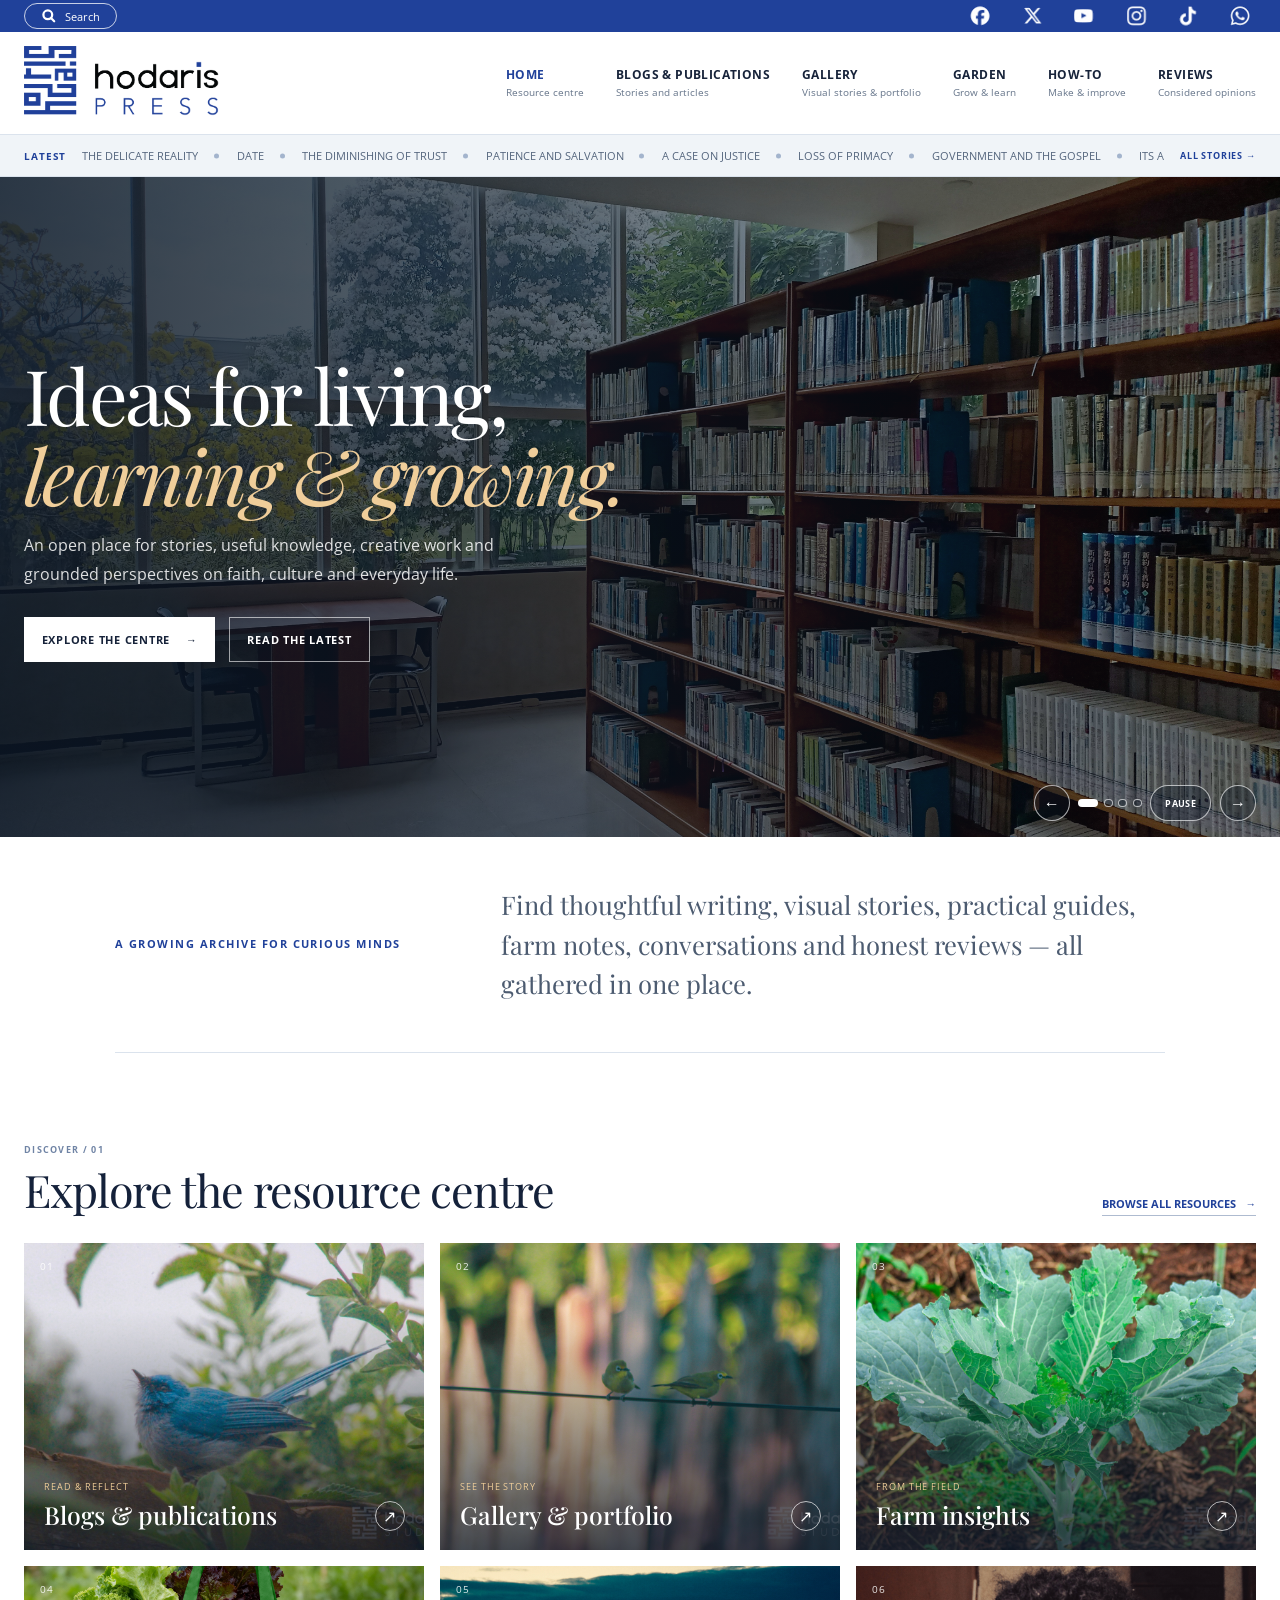
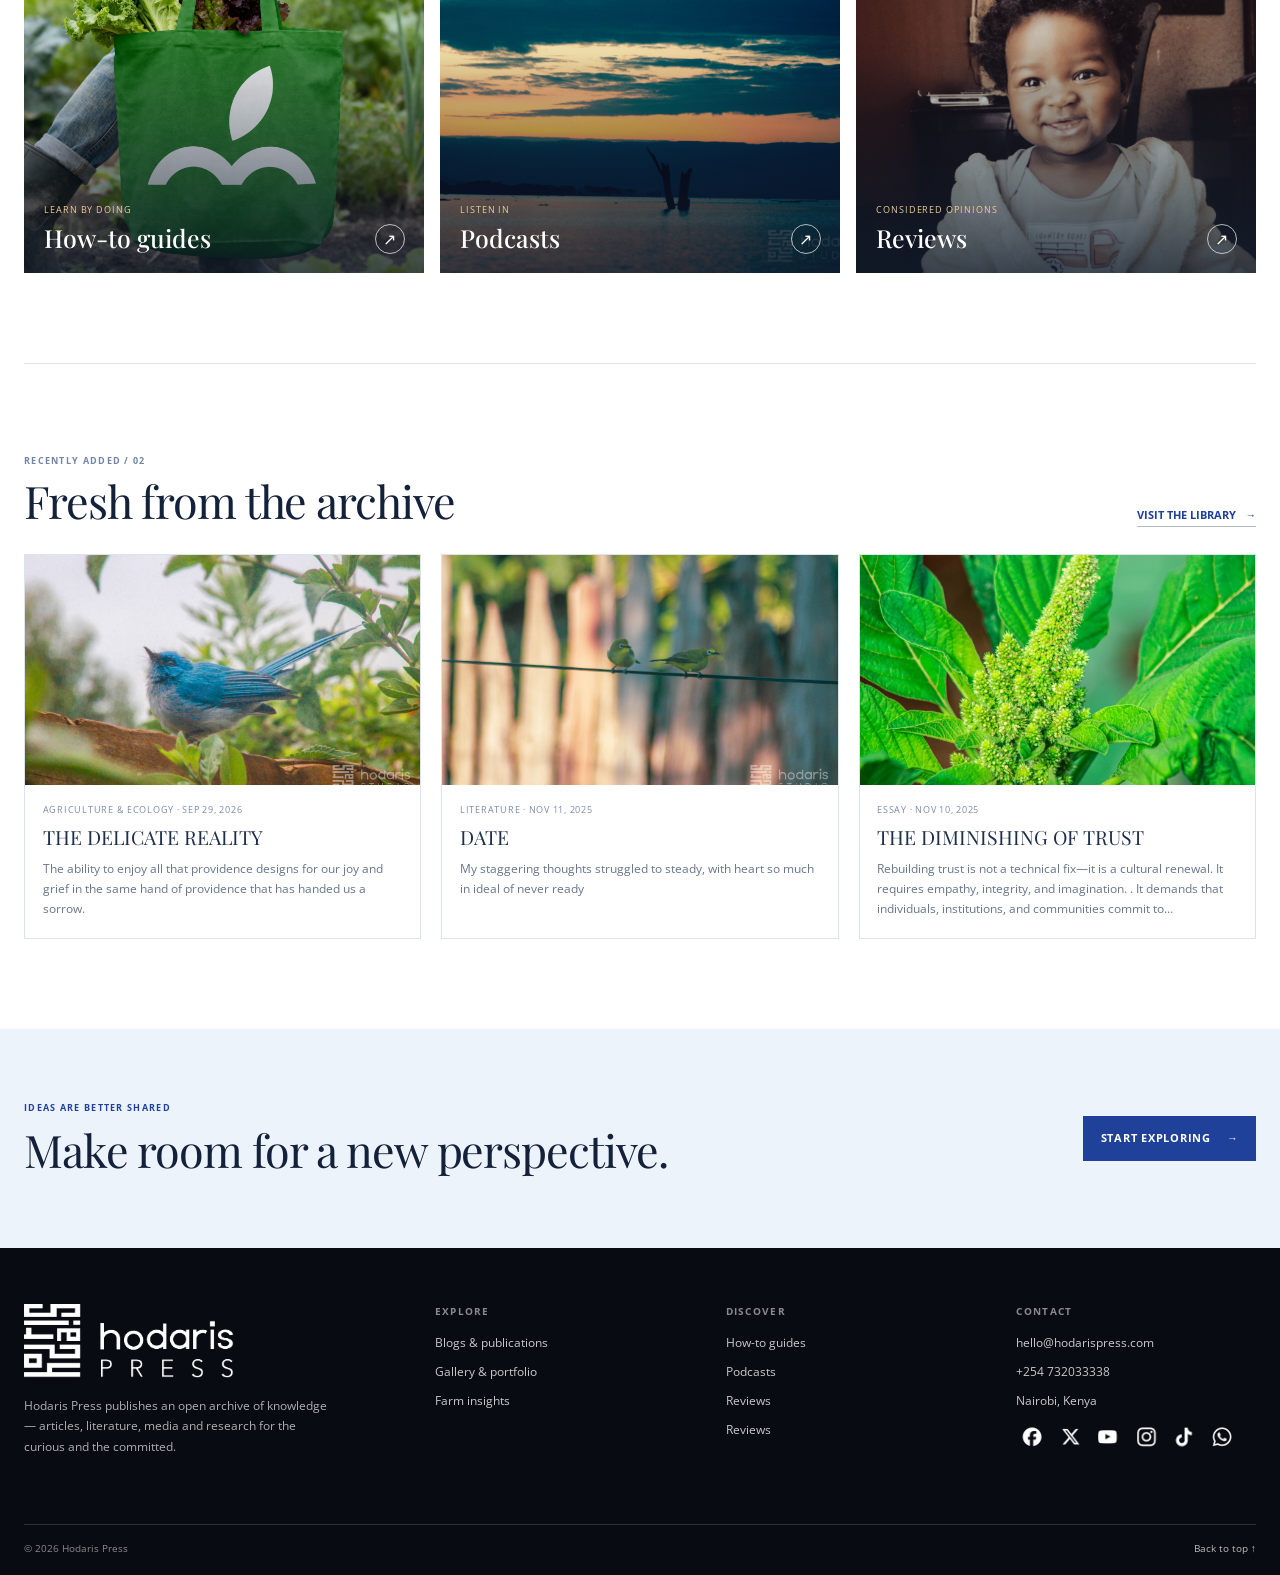
<file: index.html>
<!DOCTYPE html>
<html lang="en">
<head>
    <meta charset="UTF-8">
    <meta name="viewport" content="width=device-width, initial-scale=1.0">
    <meta name="description" content="Explore the Hodaris Press resource centre: ideas, publications, creative work, farm insights, practical guides, podcasts, and reviews.">
    <meta name="theme-color" content="#20419a">
    <title>Hodaris Press | Resource Centre</title>
    <link rel="preconnect" href="https://fonts.googleapis.com">
    <link rel="preconnect" href="https://fonts.gstatic.com" crossorigin>
    <link href="https://fonts.googleapis.com/css2?family=Open+Sans:wght@400;500;600;700&family=Playfair+Display:wght@400;500;600;700&display=swap" rel="stylesheet">
    <link rel="stylesheet" href="home.css">
</head>
<body>
    <a class="skip-link" href="#main-content">Skip to content</a>
    <div class="utility-bar">
        <div class="utility-inner">
            <button class="utility-search" id="search-toggle" type="button" aria-expanded="false" aria-controls="site-search" aria-label="Open site search">
                <svg viewBox="0 0 20 20" aria-hidden="true"><circle cx="8.5" cy="8.5" r="5.5"></circle><path d="m12.5 12.5 4 4"></path></svg>
                <span>Search</span>
            </button>
            <div class="utility-social" aria-label="Social links">
                <a href="https://www.facebook.com/heristudios" aria-label="Facebook"><img src="social-facebook.png" alt=""></a>
                <a href="https://x.com/intactjoy" aria-label="X"><img src="social-x.png" alt=""></a>
                <a href="https://www.youtube.com/@hannahodari" aria-label="YouTube"><img src="social-youtube.png" alt=""></a>
                <a href="https://instagram.com/heristudios" aria-label="Instagram"><img src="social-instagram.png" alt=""></a>
                <a href="https://www.tiktok.com/" aria-label="TikTok"><img src="social-tiktok.png" alt=""></a>
                <a href="https://wa.me/" aria-label="WhatsApp">
                    <img src="social-whatsapp.png" alt="">
                </a>
            </div>
        </div>
    </div>

    <section class="search-panel" id="site-search" hidden>
        <div class="search-panel-inner">
            <form id="site-search-form" role="search">
                <label class="visually-hidden" for="site-search-input">Search articles and resources</label>
                <input id="site-search-input" type="search" placeholder="Search articles and resources..." autocomplete="off">
                <button type="submit">Search</button>
            </form>
            <button id="search-close" class="search-close" type="button" aria-label="Close search">Close</button>
            <div id="search-results" class="search-results" aria-live="polite"></div>
        </div>
    </section>

    <header class="site-header">
        <div class="header-inner">
            <a class="brand" href="index.html" aria-label="Hodaris Press home">
                <img src="Asset 2.png" alt="Hodaris Press">
            </a>
            <button class="menu-toggle" id="menu-toggle" type="button" aria-expanded="false" aria-controls="primary-navigation">
                <span class="menu-icon" aria-hidden="true"><span></span><span></span><span></span></span>
                <span class="menu-label">Menu</span>
            </button>
            <nav class="primary-navigation" id="primary-navigation" aria-label="Main navigation">
                <a class="nav-item is-current" href="index.html" aria-current="page"><span>Home</span><small>Resource centre</small></a>
                <a class="nav-item" href="blog.html#resources"><span>Blogs &amp; publications</span><small>Stories and articles</small></a>
                <a class="nav-item" href="gallery.html"><span>Gallery</span><small>Visual stories &amp; portfolio</small></a>
                <a class="nav-item" href="Garden.html"><span>Garden</span><small>Grow &amp; learn</small></a>
                <a class="nav-item" href="how-to.html"><span>How-to</span><small>Make &amp; improve</small></a>
                <a class="nav-item" href="review.html"><span>Reviews</span><small>Considered opinions</small></a>
            </nav>
        </div>
    </header>

    <main id="main-content">
        <section class="latest-strip" aria-label="Latest publications">
            <span class="latest-label">Latest</span>
            <div class="ticker-window">
                <div class="ticker-track" id="latest-ticker">
                    <a href="blog.html#resources">Ideas for a more thoughtful life</a>
                    <a href="blog.html#resources">Explore the Hodaris archive</a>
                    <a href="gallery.html">See stories in pictures</a>
                </div>
            </div>
            <a class="ticker-all" href="blog.html#resources">All stories <span aria-hidden="true">&rarr;</span></a>
        </section>

        <section class="hero" aria-labelledby="hero-title" aria-roledescription="carousel">
            <div class="hero-slides" aria-label="Featured Hodaris Press imagery">
                <img class="hero-image is-active" src="Header8.jpg" alt="Chickens foraging in a green farmyard" fetchpriority="high" aria-hidden="false">
                <img class="hero-image" src="Header9.jpg" alt="Tomatoes growing among green leaves" loading="lazy" aria-hidden="true">
                <img class="hero-image" src="Header1.jpg" alt="Sunset over a lake beneath dramatic clouds" loading="lazy" aria-hidden="true">
                <img class="hero-image" src="Header4.jpg" alt="Two small birds perched on a garden wire" loading="lazy" aria-hidden="true">
            </div>
            <div class="hero-shade"></div>
            <div class="hero-content">
                <h1 id="hero-title">Ideas for living,<br><em>learning &amp; growing.</em></h1>
                <p class="hero-copy">An open place for stories, useful knowledge, creative work and grounded perspectives on faith, culture and everyday life.</p>
                <div class="hero-actions">
                    <a class="button button-light" href="#resource-centre">Explore the centre <span aria-hidden="true">&rarr;</span></a>
                    <a class="button button-quiet" href="blog.html#resources">Read the latest</a>
                </div>
            </div>
            <div class="hero-controls" aria-label="Hero image controls">
                <button class="hero-control" id="hero-previous" type="button" aria-label="Previous image">&larr;</button>
                <div class="hero-dots" role="group" aria-label="Choose a hero image">
                    <button class="hero-dot is-active" type="button" aria-label="Show image 1 of 4" aria-pressed="true"></button>
                    <button class="hero-dot" type="button" aria-label="Show image 2 of 4" aria-pressed="false"></button>
                    <button class="hero-dot" type="button" aria-label="Show image 3 of 4" aria-pressed="false"></button>
                    <button class="hero-dot" type="button" aria-label="Show image 4 of 4" aria-pressed="false"></button>
                </div>
                <button class="hero-control hero-pause" id="hero-pause" type="button" aria-label="Pause automatic slide rotation" aria-pressed="false">Pause</button>
                <button class="hero-control" id="hero-next" type="button" aria-label="Next image">&rarr;</button>
            </div>
            <p class="visually-hidden" id="hero-slide-status" aria-live="polite">Image 1 of 4: Chickens foraging in a green farmyard</p>
        </section>

        <section class="intro-band">
            <p class="intro-kicker">A growing archive for curious minds</p>
            <p class="intro-copy">Find thoughtful writing, visual stories, practical guides, farm notes, conversations and honest reviews — all gathered in one place.</p>
        </section>

        <section class="resource-section page-section" id="resource-centre" aria-labelledby="resource-heading">
            <div class="section-heading">
                <div>
                    <p class="section-kicker">Discover / 01</p>
                    <h2 id="resource-heading">Explore the resource centre</h2>
                </div>
                <a class="text-link" href="blog.html#resources">Browse all resources <span aria-hidden="true">&rarr;</span></a>
            </div>
            <div class="resource-grid">
                <a class="resource-card resource-editorial" href="blog.html#resources">
                    <img src="blue.jpg" alt="" loading="lazy">
                    <span class="resource-overlay"></span>
                    <span class="resource-number">01</span>
                    <span class="resource-card-copy"><span class="resource-label">Read &amp; reflect</span><strong>Blogs &amp; publications</strong><span class="resource-arrow" aria-hidden="true">&nearr;</span></span>
                </a>
                <a class="resource-card resource-gallery" href="gallery.html">
                    <img src="birds.jpg" alt="" loading="lazy">
                    <span class="resource-overlay"></span>
                    <span class="resource-number">02</span>
                    <span class="resource-card-copy"><span class="resource-label">See the story</span><strong>Gallery &amp; portfolio</strong><span class="resource-arrow" aria-hidden="true">&nearr;</span></span>
                </a>
                <a class="resource-card resource-farm" id="farm-insights" href="Garden.html">
                    <img src="Collards.jpg" alt="" loading="lazy">
                    <span class="resource-overlay"></span>
                    <span class="resource-number">03</span>
                    <span class="resource-card-copy"><span class="resource-label">From the field</span><strong>Farm insights</strong><span class="resource-arrow" aria-hidden="true">&nearr;</span></span>
                </a>
                <a class="resource-card resource-howto" href="how-to.html">
                    <img src="Grocery.png" alt="" loading="lazy">
                    <span class="resource-overlay"></span>
                    <span class="resource-number">04</span>
                    <span class="resource-card-copy"><span class="resource-label">Learn by doing</span><strong>How-to guides</strong><span class="resource-arrow" aria-hidden="true">&nearr;</span></span>
                </a>
                <a class="resource-card resource-podcast" href="blog.html#resources">
                    <img src="Seasky.jpg" alt="" loading="lazy">
                    <span class="resource-overlay"></span>
                    <span class="resource-number">05</span>
                    <span class="resource-card-copy"><span class="resource-label">Listen in</span><strong>Podcasts</strong><span class="resource-arrow" aria-hidden="true">&nearr;</span></span>
                </a>
                <a class="resource-card resource-reviews" href="review.html">
                    <img src="Veritate.jpg" alt="" loading="lazy">
                    <span class="resource-overlay"></span>
                    <span class="resource-number">06</span>
                    <span class="resource-card-copy"><span class="resource-label">Considered opinions</span><strong>Reviews</strong><span class="resource-arrow" aria-hidden="true">&nearr;</span></span>
                </a>
            </div>
        </section>

        <section class="featured-section page-section" id="latest" aria-labelledby="featured-heading">
            <div class="section-heading">
                <div>
                    <p class="section-kicker">Recently added / 02</p>
                    <h2 id="featured-heading">Fresh from the archive</h2>
                </div>
                <a class="text-link" href="blog.html#resources">Visit the library <span aria-hidden="true">&rarr;</span></a>
            </div>
            <div class="featured-grid" id="featured-posts">
                <article class="featured-placeholder">
                    <p>New stories and publications from Hodaris Press.</p>
                    <a href="blog.html#resources">Explore the archive <span aria-hidden="true">&rarr;</span></a>
                </article>
            </div>
        </section>

        <section class="closing-band">
            <div>
                <p class="section-kicker">Ideas are better shared</p>
                <h2>Make room for a new perspective.</h2>
            </div>
            <a class="button button-light" href="blog.html#resources">Start exploring <span aria-hidden="true">&rarr;</span></a>
        </section>
    </main>

    <footer class="home-footer" id="about">
        <div class="footer-main">
            <div class="footer-brand-column">
                <a href="index.html" class="footer-brand" aria-label="Hodaris Press home"><img src="Whitelogo.png" alt="Hodaris Press"></a>
                <p>Hodaris Press publishes an open archive of knowledge — articles, literature, media and research for the curious and the committed.</p>
            </div>
            <div class="footer-column">
                <h2>Explore</h2>
                <a href="blog.html#resources">Blogs &amp; publications</a>
                <a href="gallery.html">Gallery &amp; portfolio</a>
                <a href="Garden.html">Farm insights</a>
            </div>
            <div class="footer-column">
                <h2>Discover</h2>
                <a href="how-to.html">How-to guides</a>
                <a href="#resource-centre">Podcasts</a>
                <a href="review.html">Reviews</a>
                <a href="review.html">Reviews</a>
            </div>
            <div class="footer-column">
                <h2>Contact</h2>
                <a href="mailto:hello@hodarispress.com">hello@hodarispress.com</a>
                <a href="tel:+27830000000">+254 732033338</a>
                <a href="Address">Nairobi, Kenya</a>
                <div class="footer-social">
                    <a href="https://www.facebook.com/heristudios/" aria-label="Facebook"><img src="social-facebook.png" alt=""></a>
                    <a href="https://x.com/intactjoy" aria-label="X"><img src="social-x.png" alt=""></a>
                    <a href="https://www.youtube.com/@hannahodari" aria-label="YouTube"><img src="social-youtube.png" alt=""></a>
                    <a href="https://instagram.com/heristudios" aria-label="Instagram"><img src="social-instagram.png" alt=""></a>
                    <a href="https://www.tiktok.com/" aria-label="TikTok"><img src="social-tiktok.png" alt=""></a>
                    <a href="https://wa.me/" aria-label="WhatsApp">
                    <img src="social-whatsapp.png" alt="">
                </a>
                </div>
            </div>
        </div>
        <div class="footer-bottom"><span>&copy; <span id="current-year"></span> Hodaris Press</span><a href="#main-content">Back to top &uarr;</a></div>
    </footer>

    <script src="wordpress-posts.js"></script>
    <script src="home.js"></script>
</body>
</html>
</file>
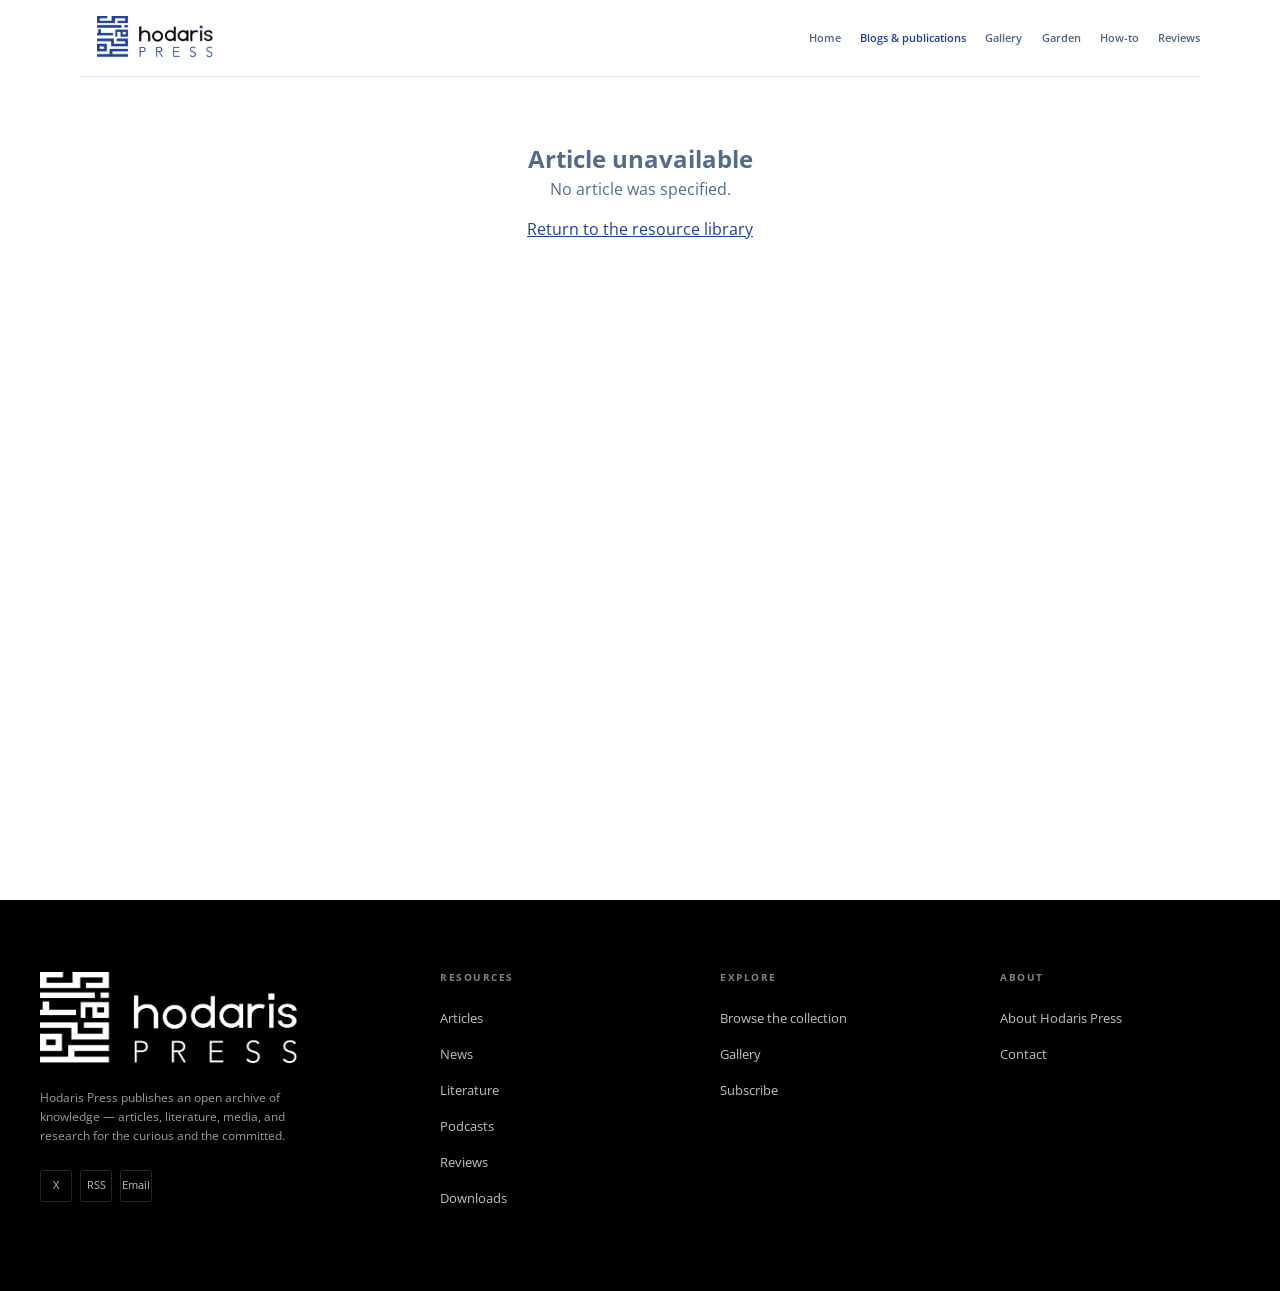
<file: article.html>
<!DOCTYPE html>
<html lang="en">
<head>
    <meta charset="UTF-8">
    <meta name="viewport" content="width=device-width, initial-scale=1.0">
    <meta name="description" content="Read articles and resources from Hodaris Press.">
    <title>Article | Hodaris Press</title>
    <link rel="stylesheet" href="style.css">
    <link rel="preconnect" href="https://fonts.googleapis.com">
    <link rel="preconnect" href="https://fonts.gstatic.com" crossorigin>
    <link href="https://fonts.googleapis.com/css2?family=Open+Sans:wght@300;400;500;600;700&family=Playfair+Display:wght@500;600;700&display=swap" rel="stylesheet">
</head>
<body>
    <div class="article-page">
        <header class="article-site-header">
            <a class="article-brand" href="blog.html#resources" aria-label="Hodaris Press home">
                <img src="Asset 2.png" alt="Hodaris Press">
            </a>
            <nav class="article-primary-navigation" aria-label="Main navigation">
                <a href="index.html">Home</a>
                <a href="blog.html#resources" aria-current="page">Blogs &amp; publications</a>
                <a href="gallery.html">Gallery</a>
                <a href="Garden.html">Garden</a>
                <a href="how-to.html">How-to</a>
                <a href="review.html">Reviews</a>
            </nav>
        </header>
        <main id="article-page-main" class="article-page-main" aria-live="polite"></main>
        <section id="article-load-error" class="article-load-error" hidden>
            <h1>Article unavailable</h1>
            <p id="article-error-message">This article could not be loaded.</p>
            <a href="blog.html#resources">Return to the resource library</a>
        </section>
    </div>
    <footer class="site-footer article-site-footer">
        <div class="footer-container">
            <div class="footer-col brand-col">
                <a class="footer-logo" href="blog.html#collection" aria-label="Hodaris Press home">
                    <img src="Whitelogo.png" alt="Hodaris Press" class="logo-img">
                </a>
                <p class="footer-bio">
                    Hodaris Press publishes an open archive of knowledge &mdash; articles, literature, media, and research for the curious and the committed.
                </p>
                <div class="footer-socials">
                    <a href="blog.html#about" aria-label="Hodaris Press on X">X</a>
                    <a href="blog.html#resources" aria-label="Resource library">RSS</a>
                    <a href="blog.html#about" aria-label="Contact Hodaris Press">Email</a>
                </div>
            </div>
            <div class="footer-col">
                <h4>RESOURCES</h4>
                <ul>
                    <li><a href="blog.html#resources">Articles</a></li>
                    <li><a href="blog.html#resources">News</a></li>
                    <li><a href="blog.html#resources">Literature</a></li>
                    <li><a href="blog.html#resources">Podcasts</a></li>
                    <li><a href="review.html">Reviews</a></li>
                    <li><a href="blog.html#resources">Downloads</a></li>
                </ul>
            </div>
            <div class="footer-col">
                <h4>EXPLORE</h4>
                <ul>
                    <li><a href="blog.html#collection">Browse the collection</a></li>
                    <li><a href="gallery.html">Gallery</a></li>
                    <li><a href="blog.html#subscribe">Subscribe</a></li>
                </ul>
            </div>
            <div class="footer-col">
                <h4>ABOUT</h4>
                <ul>
                    <li><a href="blog.html#about">About Hodaris Press</a></li>
                    <li><a href="blog.html#about">Contact</a></li>
                </ul>
            </div>
        </div>
    </footer>
    <script src="wordpress-posts.js"></script>
    <script src="article-page.js"></script>
</body>
</html>
</file>
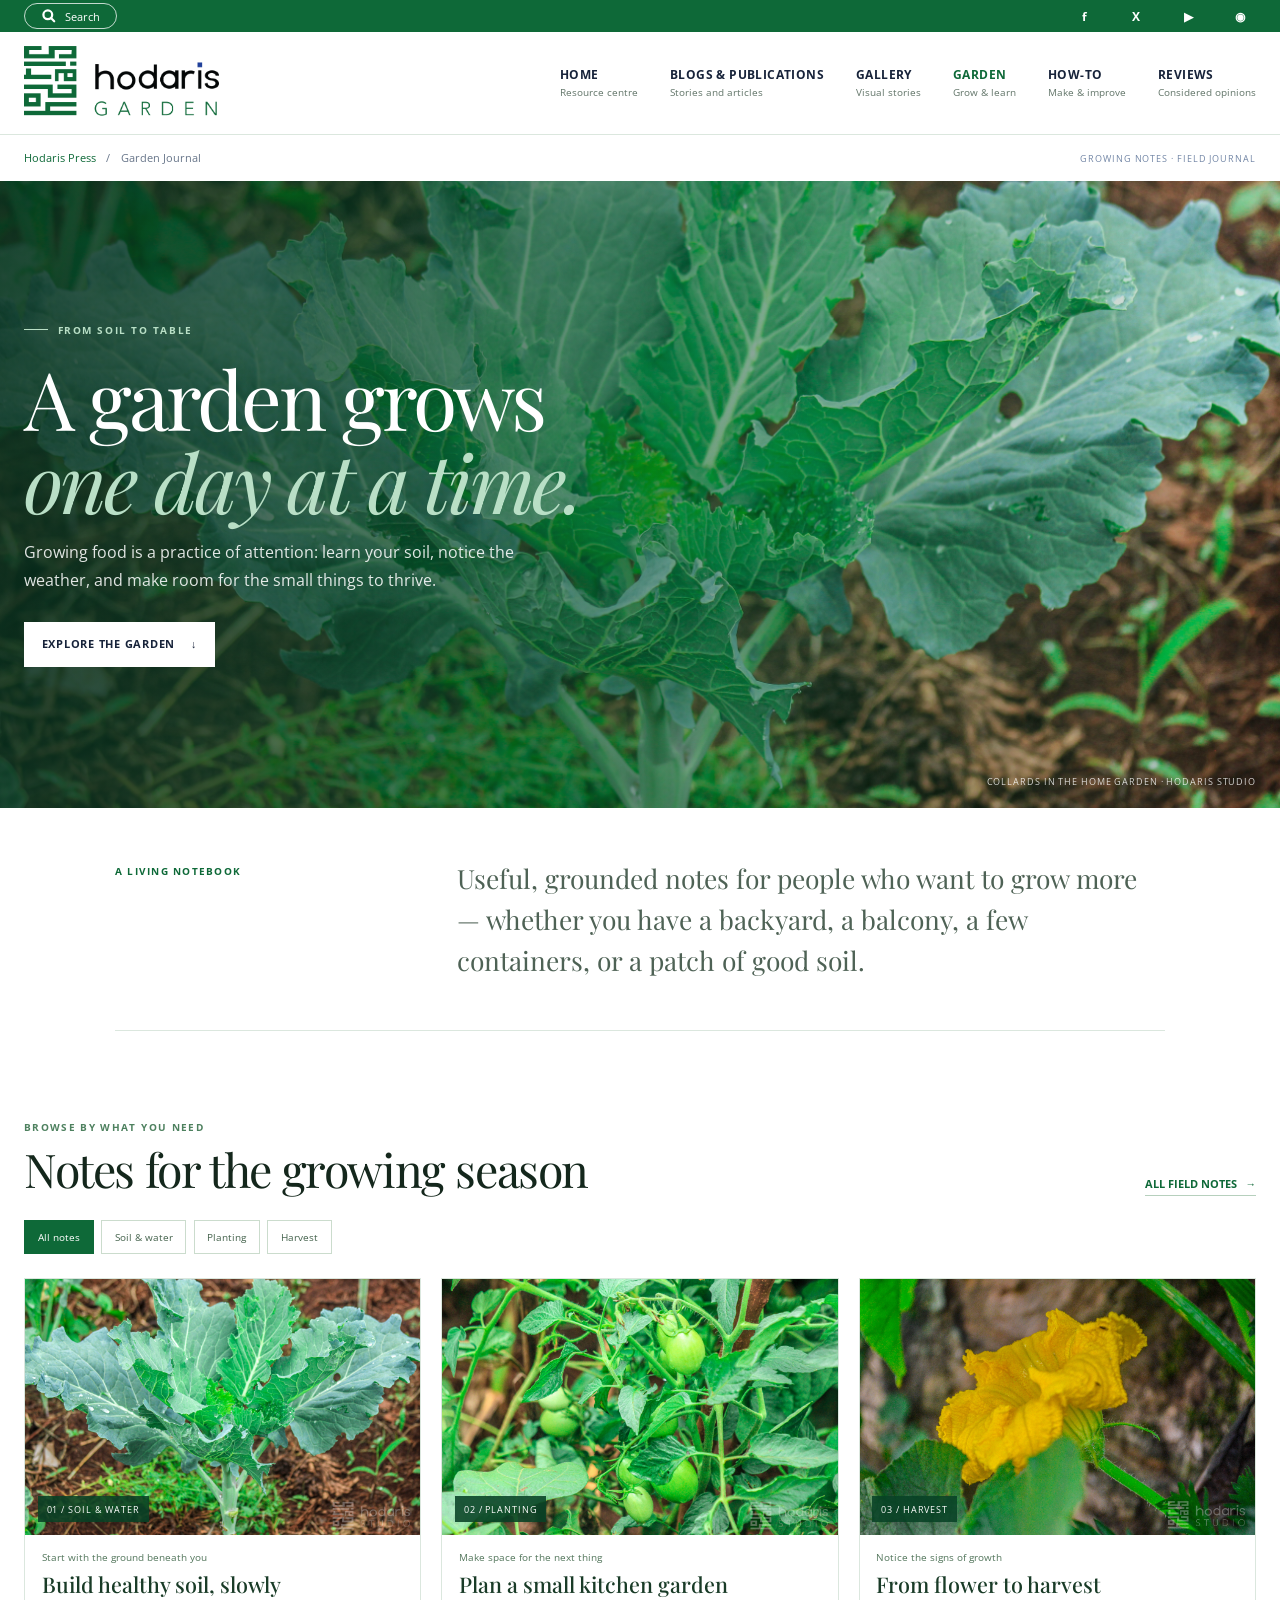
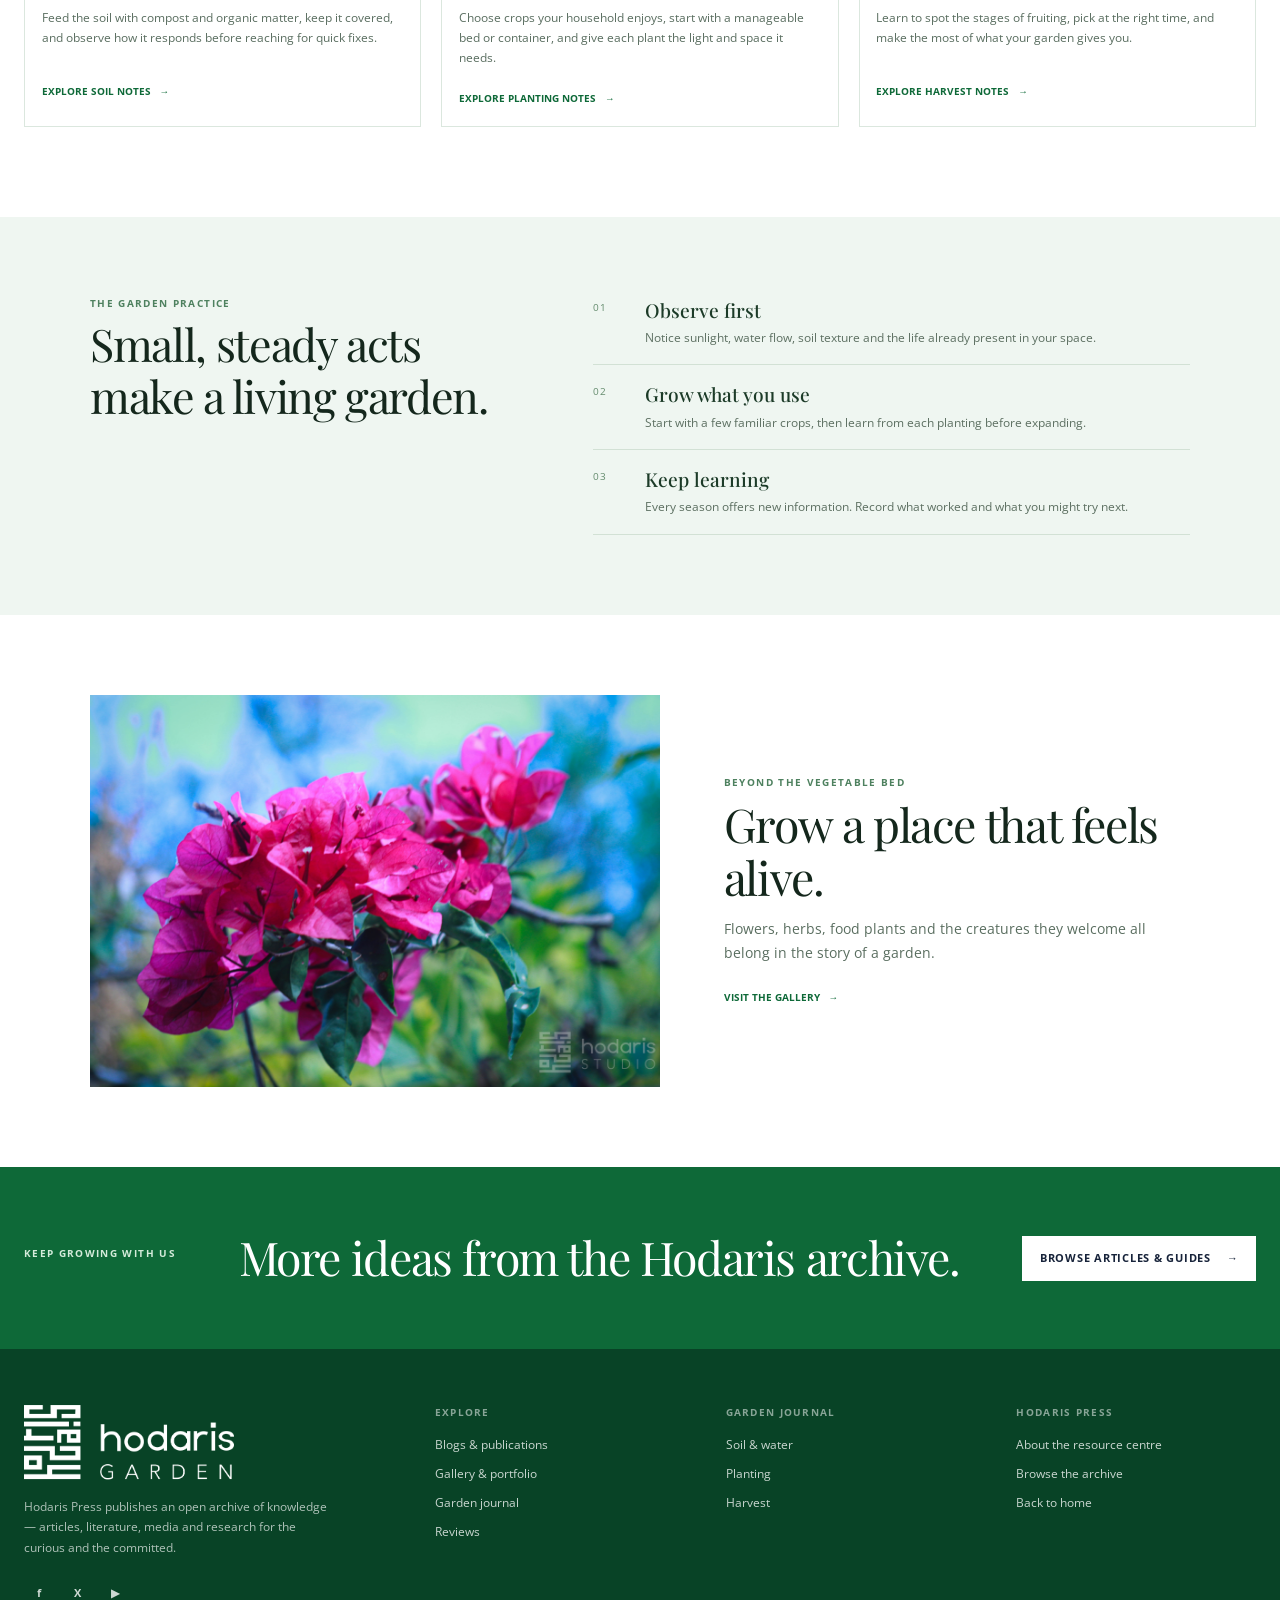
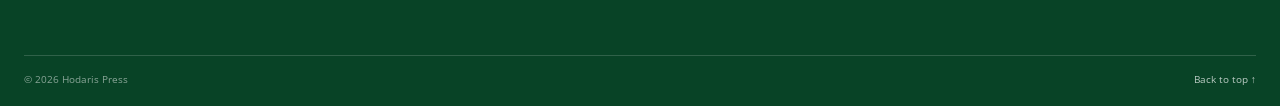
<file: Garden.html>
<!DOCTYPE html>
<html lang="en">
<head>
    <meta charset="UTF-8">
    <meta name="viewport" content="width=device-width, initial-scale=1.0">
    <meta name="description" content="Garden notes from Hodaris Press: grow food, care for soil, and learn from the seasons.">
    <meta name="theme-color" content="#0e6938">
    <title>Garden Journal | Hodaris Press</title>
    <link rel="preconnect" href="https://fonts.googleapis.com">
    <link rel="preconnect" href="https://fonts.gstatic.com" crossorigin>
    <link href="https://fonts.googleapis.com/css2?family=Open+Sans:wght@400;500;600;700&family=Playfair+Display:ital,wght@0,400;0,500;0,600;1,400&display=swap" rel="stylesheet">
    <link rel="stylesheet" href="home.css">
    <link rel="stylesheet" href="farm.css">
</head>
<body class="garden-page">
    <a class="skip-link" href="#garden-main">Skip to content</a>
    <div class="utility-bar">
        <div class="utility-inner">
            <button class="utility-search" id="search-toggle" type="button" aria-expanded="false" aria-controls="site-search" aria-label="Open site search">
                <svg viewBox="0 0 20 20" aria-hidden="true"><circle cx="8.5" cy="8.5" r="5.5"></circle><path d="m12.5 12.5 4 4"></path></svg>
                <span>Search</span>
            </button>
            <div class="utility-social" aria-label="Social links">
                <a href="https://www.facebook.com/" aria-label="Facebook">f</a>
                <a href="https://x.com/" aria-label="X">X</a>
                <a href="https://www.youtube.com/" aria-label="YouTube">▶</a>
                <a href="https://wa.me/" aria-label="WhatsApp">◉</a>
            </div>
        </div>
    </div>

    <section class="search-panel" id="site-search" hidden>
        <div class="search-panel-inner">
            <form id="site-search-form" role="search">
                <label class="visually-hidden" for="site-search-input">Search articles and resources</label>
                <input id="site-search-input" type="search" placeholder="Search articles and resources..." autocomplete="off">
                <button type="submit">Search</button>
            </form>
            <button id="search-close" class="search-close" type="button" aria-label="Close search">Close</button>
            <div id="search-results" class="search-results" aria-live="polite"></div>
        </div>
    </section>

    <header class="site-header">
        <div class="header-inner">
            <a class="brand" href="index.html" aria-label="Hodaris Garden home"><img src="Hodaris Garden.png" alt="Hodaris Garden"></a>
            <button class="menu-toggle" id="menu-toggle" type="button" aria-expanded="false" aria-controls="primary-navigation">
                <span class="menu-icon" aria-hidden="true"><span></span><span></span><span></span></span>
                <span class="menu-label">Menu</span>
            </button>
            <nav class="primary-navigation" id="primary-navigation" aria-label="Main navigation">
                <a class="nav-item" href="index.html"><span>Home</span><small>Resource centre</small></a>
                <a class="nav-item" href="blog.html#resources"><span>Blogs &amp; publications</span><small>Stories and articles</small></a>
                <a class="nav-item" href="gallery.html"><span>Gallery</span><small>Visual stories</small></a>
                <a class="nav-item is-current" href="Garden.html" aria-current="page"><span>Garden</span><small>Grow &amp; learn</small></a>
                <a class="nav-item" href="how-to.html"><span>How-to</span><small>Make &amp; improve</small></a>
                <a class="nav-item" href="review.html"><span>Reviews</span><small>Considered opinions</small></a>
            </nav>
        </div>
    </header>

    <main id="garden-main">
        <section class="garden-masthead">
            <p><a href="index.html">Hodaris Press</a><span aria-hidden="true">/</span> Garden Journal</p>
            <span class="garden-edition">GROWING NOTES · FIELD JOURNAL</span>
        </section>

        <section class="garden-hero" aria-labelledby="garden-title">
            <img class="garden-hero-image" src="Collards.jpg" alt="A healthy collard plant growing in the garden" fetchpriority="high">
            <div class="garden-hero-overlay"></div>
            <div class="garden-hero-content">
                <p class="garden-eyebrow"><span></span> From soil to table</p>
                <h1 id="garden-title">A garden grows<br><em>one day at a time.</em></h1>
                <p>Growing food is a practice of attention: learn your soil, notice the weather, and make room for the small things to thrive.</p>
                <a class="button button-light" href="#garden-notes">Explore the garden <span aria-hidden="true">&darr;</span></a>
            </div>
            <span class="garden-photo-caption">COLLARDS IN THE HOME GARDEN · HODARIS STUDIO</span>
        </section>

        <section class="garden-intro" aria-label="About the garden journal">
            <p class="garden-intro-label">A living notebook</p>
            <p>Useful, grounded notes for people who want to grow more — whether you have a backyard, a balcony, a few containers, or a patch of good soil.</p>
        </section>

        <section class="garden-notes garden-section" id="garden-notes" aria-labelledby="notes-title">
            <div class="garden-section-heading">
                <div>
                    <p class="garden-section-kicker">Browse by what you need</p>
                    <h2 id="notes-title">Notes for the growing season</h2>
                </div>
                <a class="garden-all-link" href="blog.html#resources">All field notes <span aria-hidden="true">&rarr;</span></a>
            </div>

            <div class="garden-filters" role="group" aria-label="Filter garden notes">
                <button class="garden-filter is-active" type="button" data-garden-filter="all" aria-pressed="true">All notes</button>
                <button class="garden-filter" type="button" data-garden-filter="soil" aria-pressed="false">Soil &amp; water</button>
                <button class="garden-filter" type="button" data-garden-filter="planting" aria-pressed="false">Planting</button>
                <button class="garden-filter" type="button" data-garden-filter="harvest" aria-pressed="false">Harvest</button>
            </div>

            <div class="garden-card-grid" id="garden-card-grid">
                <article class="garden-card" data-garden-type="soil">
                    <a class="garden-card-image" href="blog.html#resources" aria-label="Read more garden notes about soil">
                        <img src="Collards.jpg" alt="Water droplets on broad green collard leaves" loading="lazy">
                        <span>01 / SOIL &amp; WATER</span>
                    </a>
                    <div class="garden-card-copy">
                        <p class="garden-card-meta">Start with the ground beneath you</p>
                        <h3><a href="blog.html#resources">Build healthy soil, slowly</a></h3>
                        <p>Feed the soil with compost and organic matter, keep it covered, and observe how it responds before reaching for quick fixes.</p>
                        <a class="garden-card-link" href="blog.html#resources">Explore soil notes <span aria-hidden="true">&rarr;</span></a>
                    </div>
                </article>

                <article class="garden-card" data-garden-type="planting">
                    <a class="garden-card-image" href="blog.html#resources" aria-label="Read more garden notes about planting">
                        <img src="Tomatoes.jpg" alt="Young green tomatoes growing among healthy leaves" loading="lazy">
                        <span>02 / PLANTING</span>
                    </a>
                    <div class="garden-card-copy">
                        <p class="garden-card-meta">Make space for the next thing</p>
                        <h3><a href="blog.html#resources">Plan a small kitchen garden</a></h3>
                        <p>Choose crops your household enjoys, start with a manageable bed or container, and give each plant the light and space it needs.</p>
                        <a class="garden-card-link" href="blog.html#resources">Explore planting notes <span aria-hidden="true">&rarr;</span></a>
                    </div>
                </article>

                <article class="garden-card" data-garden-type="harvest">
                    <a class="garden-card-image" href="blog.html#resources" aria-label="Read more garden notes about harvest">
                        <img src="Pumpkin.jpg" alt="A bright pumpkin flower opening in the garden" loading="lazy">
                        <span>03 / HARVEST</span>
                    </a>
                    <div class="garden-card-copy">
                        <p class="garden-card-meta">Notice the signs of growth</p>
                        <h3><a href="blog.html#resources">From flower to harvest</a></h3>
                        <p>Learn to spot the stages of fruiting, pick at the right time, and make the most of what your garden gives you.</p>
                        <a class="garden-card-link" href="blog.html#resources">Explore harvest notes <span aria-hidden="true">&rarr;</span></a>
                    </div>
                </article>
            </div>
            <p id="garden-empty-state" class="garden-empty-state" hidden>No notes in this category yet. Choose another topic to keep exploring.</p>
        </section>

        <section class="garden-principles" aria-labelledby="principles-title">
            <div class="garden-principles-heading">
                <p class="garden-section-kicker">The garden practice</p>
                <h2 id="principles-title">Small, steady acts<br>make a living garden.</h2>
            </div>
            <div class="garden-principles-list">
                <article><span>01</span><div><h3>Observe first</h3><p>Notice sunlight, water flow, soil texture and the life already present in your space.</p></div></article>
                <article><span>02</span><div><h3>Grow what you use</h3><p>Start with a few familiar crops, then learn from each planting before expanding.</p></div></article>
                <article><span>03</span><div><h3>Keep learning</h3><p>Every season offers new information. Record what worked and what you might try next.</p></div></article>
            </div>
        </section>

        <section class="garden-feature">
            <img src="Bouganvillea.jpg" alt="Bright bougainvillea flowers thriving outdoors" loading="lazy">
            <div class="garden-feature-copy">
                <p class="garden-section-kicker">Beyond the vegetable bed</p>
                <h2>Grow a place that feels alive.</h2>
                <p>Flowers, herbs, food plants and the creatures they welcome all belong in the story of a garden.</p>
                <a class="garden-card-link" href="gallery.html">Visit the gallery <span aria-hidden="true">&rarr;</span></a>
            </div>
        </section>

        <section class="garden-cta">
            <p class="garden-section-kicker">Keep growing with us</p>
            <h2>More ideas from the Hodaris archive.</h2>
            <a class="button button-light" href="blog.html#resources">Browse articles &amp; guides <span aria-hidden="true">&rarr;</span></a>
        </section>
    </main>

    <footer class="home-footer garden-footer">
        <div class="footer-main">
            <div class="footer-brand-column">
                <a href="index.html" class="footer-brand" aria-label="Hodaris Garden home"><img src="Hodaris Garden.png" alt="Hodaris Garden"></a>
                <p>Hodaris Press publishes an open archive of knowledge — articles, literature, media and research for the curious and the committed.</p>
                <div class="footer-social">
                    <a href="https://www.facebook.com/" aria-label="Facebook">f</a>
                    <a href="https://x.com/" aria-label="X">X</a>
                    <a href="https://www.youtube.com/" aria-label="YouTube">▶</a>
                </div>
            </div>
            <div class="footer-column">
                <h2>Explore</h2>
                <a href="blog.html#resources">Blogs &amp; publications</a>
                <a href="gallery.html">Gallery &amp; portfolio</a>
                <a href="Garden.html">Garden journal</a>
                <a href="review.html">Reviews</a>
            </div>
            <div class="footer-column">
                <h2>Garden journal</h2>
                <a href="#garden-notes">Soil &amp; water</a>
                <a href="#garden-notes">Planting</a>
                <a href="#garden-notes">Harvest</a>
            </div>
            <div class="footer-column">
                <h2>Hodaris Press</h2>
                <a href="index.html#about">About the resource centre</a>
                <a href="blog.html#resources">Browse the archive</a>
                <a href="index.html">Back to home</a>
            </div>
        </div>
        <div class="footer-bottom"><span>&copy; <span id="current-year"></span> Hodaris Press</span><a href="#garden-main">Back to top &uarr;</a></div>
    </footer>

    <script src="wordpress-posts.js"></script>
    <script src="home.js"></script>
    <script src="Garden.js"></script>
</body>
</html>
</file>
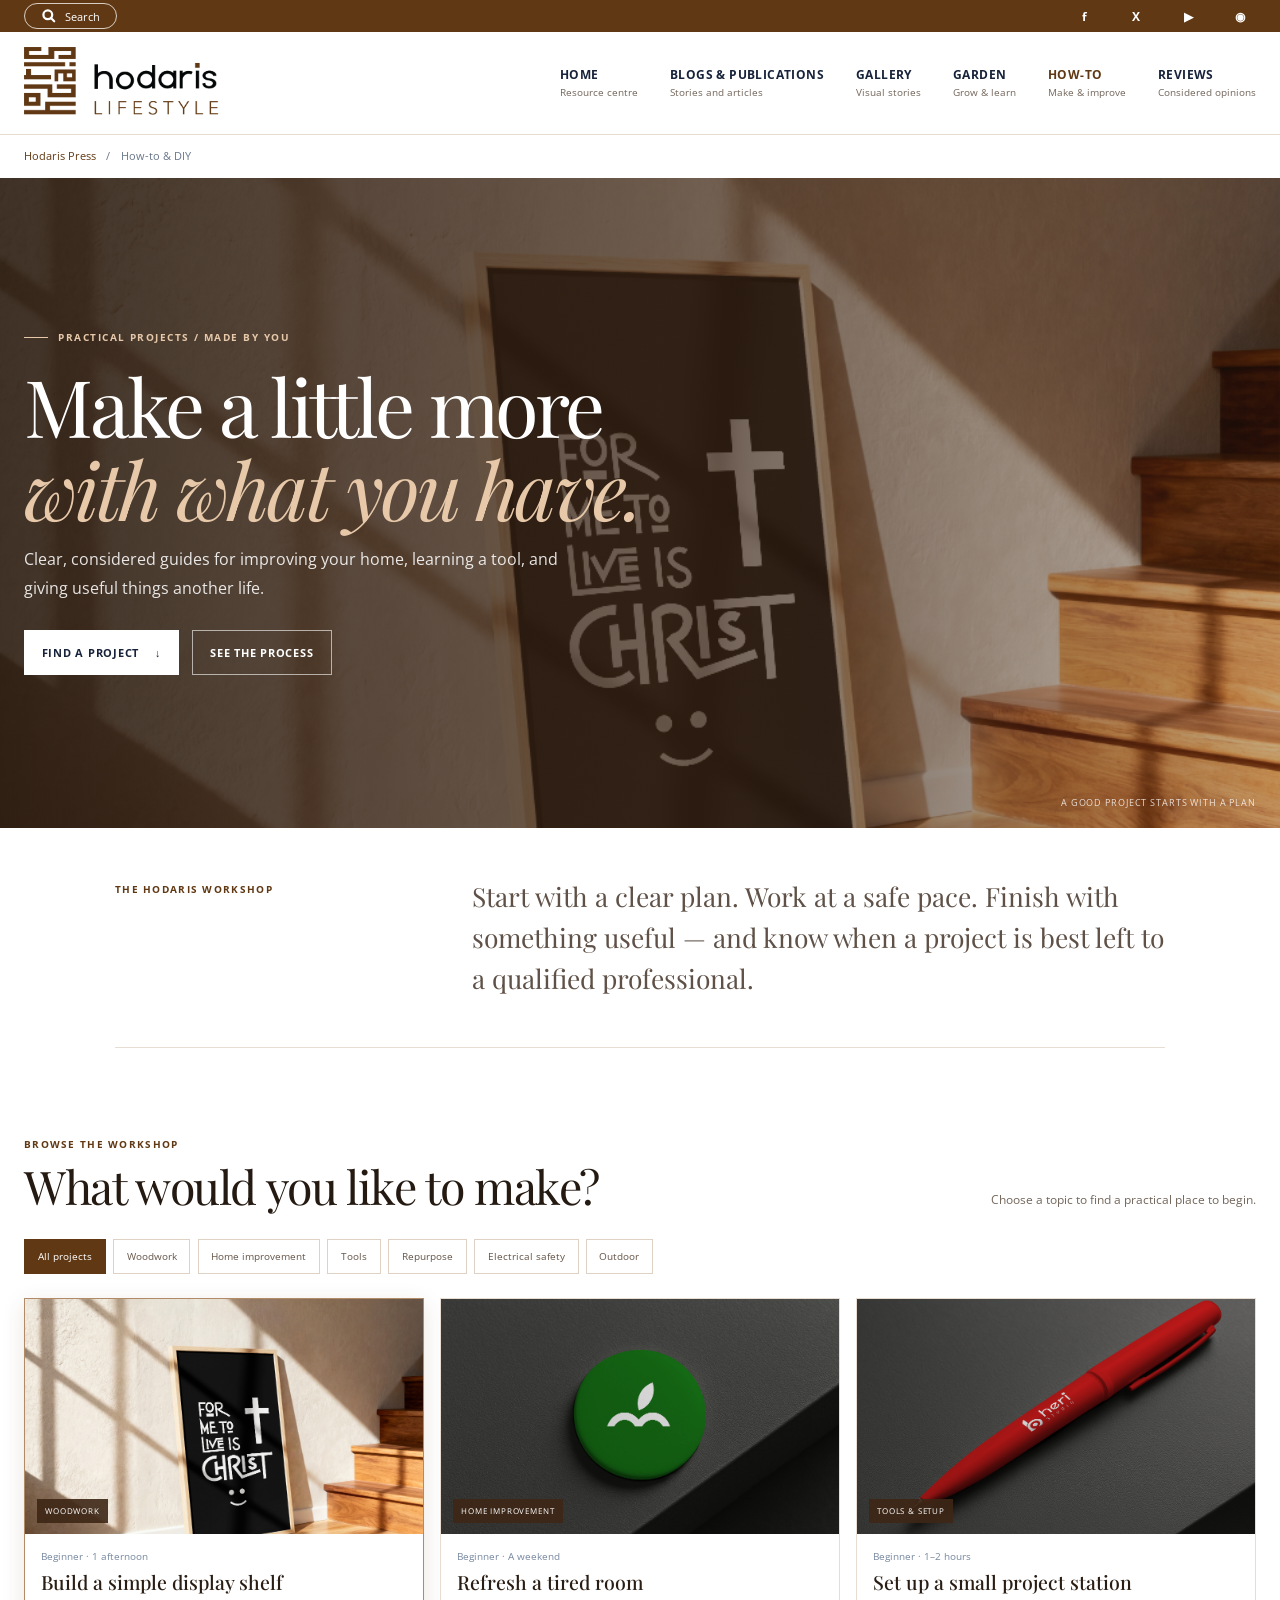
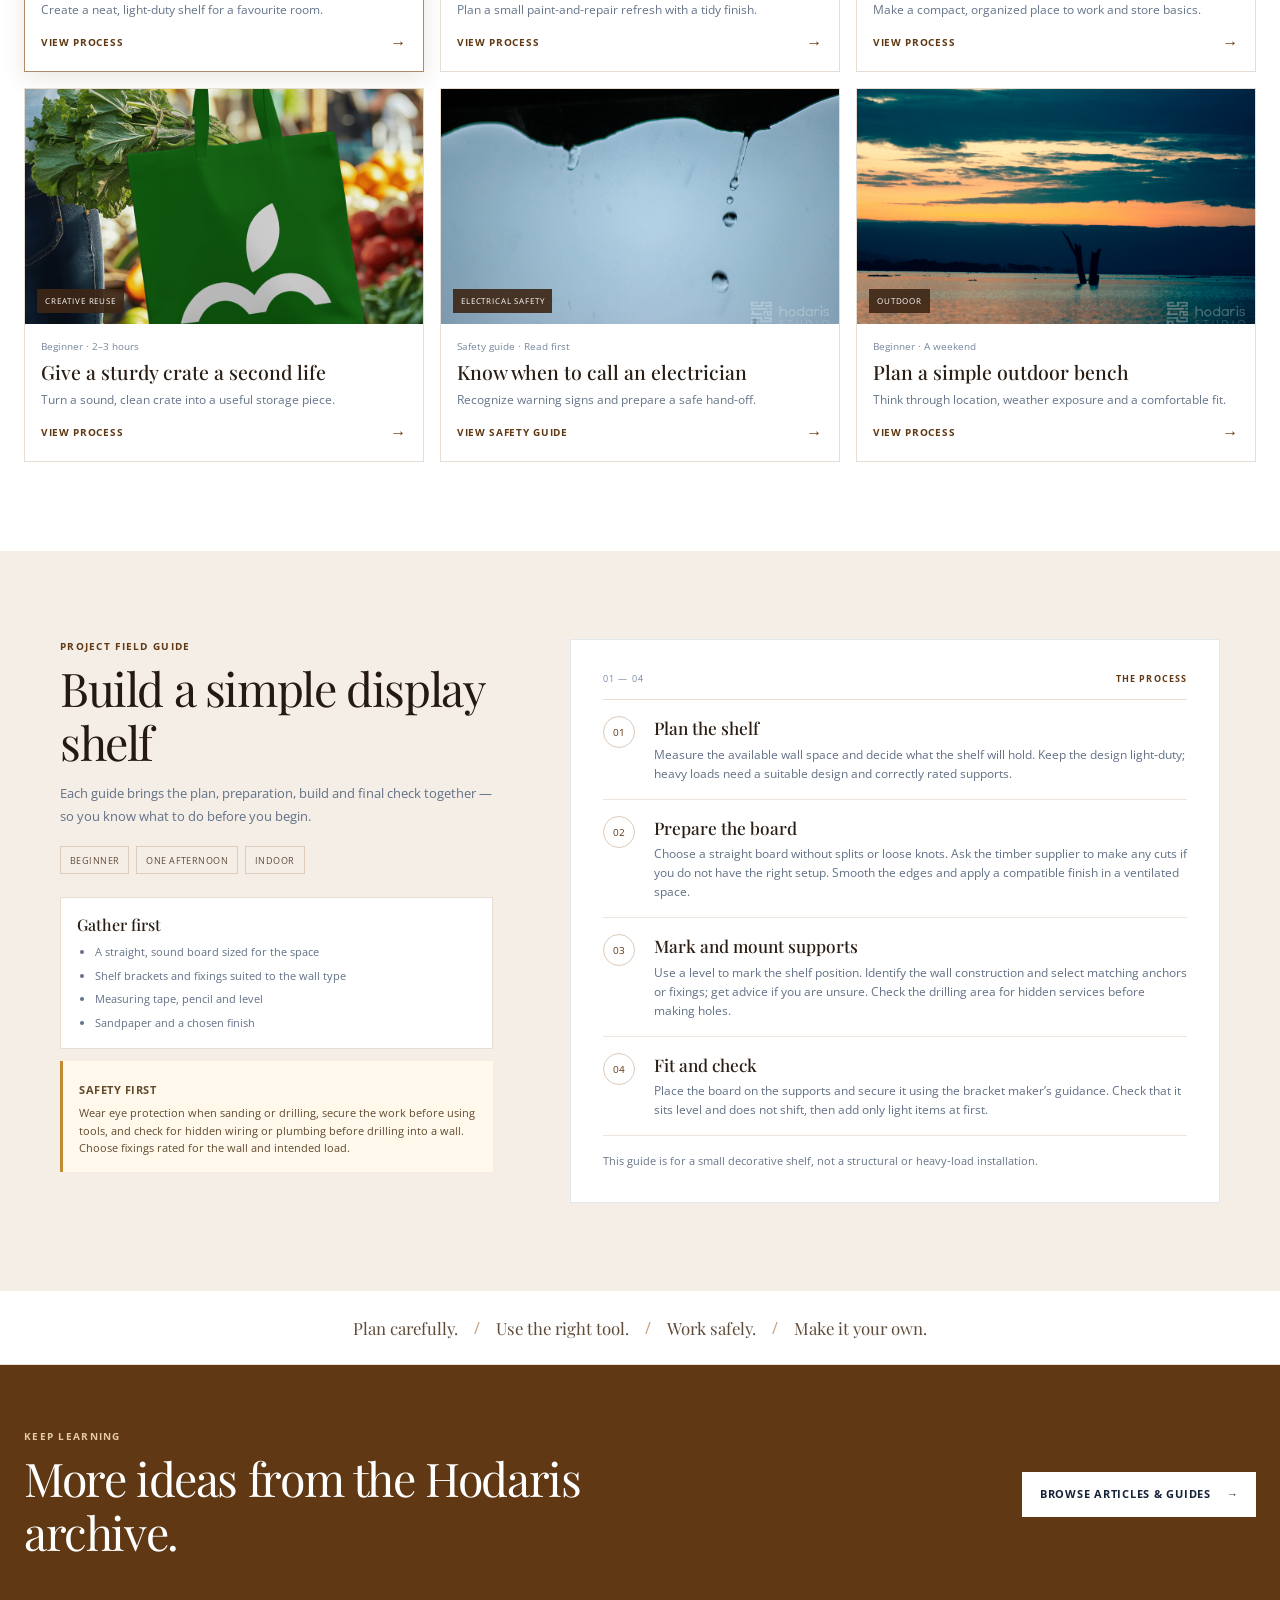
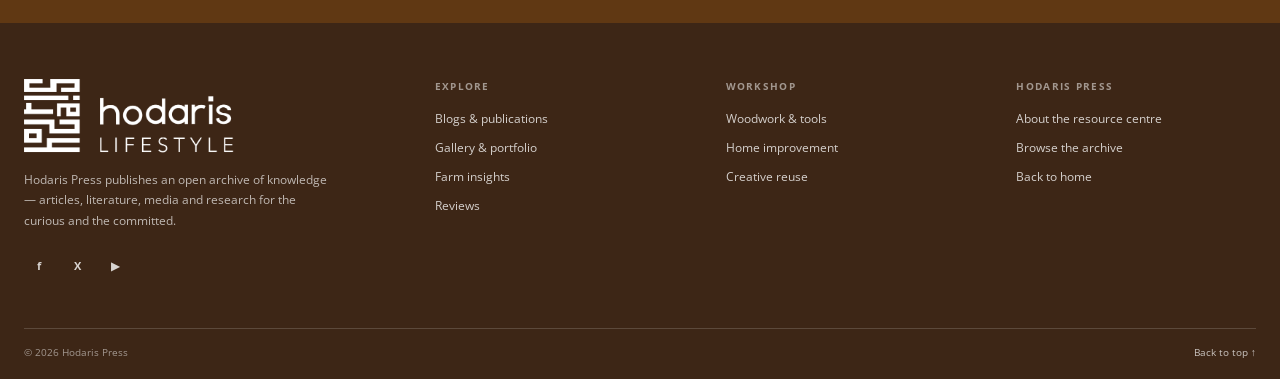
<file: how-to.html>
<!DOCTYPE html>
<html lang="en">
<head>
    <meta charset="UTF-8">
    <meta name="viewport" content="width=device-width, initial-scale=1.0">
    <meta name="description" content="Practical step-by-step home and DIY projects from Hodaris Press, from woodworking and repairs to creative reuse and outdoor builds.">
    <meta name="theme-color" content="#603813">
    <title>How-to &amp; DIY Projects | Hodaris Press</title>
    <link rel="preconnect" href="https://fonts.googleapis.com">
    <link rel="preconnect" href="https://fonts.gstatic.com" crossorigin>
    <link href="https://fonts.googleapis.com/css2?family=Open+Sans:wght@400;500;600;700&family=Playfair+Display:wght@400;500;600;700&display=swap" rel="stylesheet">
    <link rel="stylesheet" href="home.css">
    <link rel="stylesheet" href="how-to.css">
</head>
<body class="howto-page">
    <a class="skip-link" href="#main-content">Skip to content</a>
    <div class="utility-bar">
        <div class="utility-inner">
            <button class="utility-search" id="search-toggle" type="button" aria-expanded="false" aria-controls="site-search" aria-label="Open site search">
                <svg viewBox="0 0 20 20" aria-hidden="true"><circle cx="8.5" cy="8.5" r="5.5"></circle><path d="m12.5 12.5 4 4"></path></svg>
                <span>Search</span>
            </button>
            <div class="utility-social" aria-label="Social links">
                <a href="https://www.facebook.com/" aria-label="Facebook">f</a>
                <a href="https://x.com/" aria-label="X">X</a>
                <a href="https://www.youtube.com/" aria-label="YouTube">▶</a>
                <a href="https://wa.me/" aria-label="WhatsApp">◉</a>
            </div>
        </div>
    </div>

    <section class="search-panel" id="site-search" hidden>
        <div class="search-panel-inner">
            <form id="site-search-form" role="search">
                <label class="visually-hidden" for="site-search-input">Search articles and resources</label>
                <input id="site-search-input" type="search" placeholder="Search articles and resources..." autocomplete="off">
                <button type="submit">Search</button>
            </form>
            <button id="search-close" class="search-close" type="button" aria-label="Close search">Close</button>
            <div id="search-results" class="search-results" aria-live="polite"></div>
        </div>
    </section>

    <header class="site-header">
        <div class="header-inner">
            <a class="brand" href="index.html" aria-label="Hodaris Lifestyle home"><img src="Hodaris Lifestyle.png" alt="Hodaris Lifestyle"></a>
            <button class="menu-toggle" id="menu-toggle" type="button" aria-expanded="false" aria-controls="primary-navigation">
                <span class="menu-icon" aria-hidden="true"><span></span><span></span><span></span></span>
                <span class="menu-label">Menu</span>
            </button>
            <nav class="primary-navigation" id="primary-navigation" aria-label="Main navigation">
                <a class="nav-item" href="index.html"><span>Home</span><small>Resource centre</small></a>
                <a class="nav-item" href="blog.html#resources"><span>Blogs &amp; publications</span><small>Stories and articles</small></a>
                <a class="nav-item" href="gallery.html"><span>Gallery</span><small>Visual stories</small></a>
                <a class="nav-item" href="Garden.html"><span>Garden</span><small>Grow &amp; learn</small></a>
                <a class="nav-item is-current" href="how-to.html" aria-current="page"><span>How-to</span><small>Make &amp; improve</small></a>
                <a class="nav-item" href="review.html"><span>Reviews</span><small>Considered opinions</small></a>
            </nav>
        </div>
    </header>

    <main id="main-content">
        <div class="howto-breadcrumb"><a href="index.html">Hodaris Press</a><span aria-hidden="true">/</span><span>How-to &amp; DIY</span></div>

        <section class="howto-hero" aria-labelledby="howto-title">
            <img src="Board.jpg" alt="A framed print leaning against a wall in a bright home" fetchpriority="high">
            <div class="howto-hero-shade"></div>
            <div class="howto-hero-content">
                <p class="howto-eyebrow"><span></span> Practical projects / Made by you</p>
                <h1 id="howto-title">Make a little more<br><em>with what you have.</em></h1>
                <p>Clear, considered guides for improving your home, learning a tool, and giving useful things another life.</p>
                <div class="howto-hero-actions">
                    <a class="button button-light" href="#projects">Find a project <span aria-hidden="true">&darr;</span></a>
                    <a class="button button-quiet" href="#process-guide">See the process</a>
                </div>
            </div>
            <span class="howto-hero-caption">A GOOD PROJECT STARTS WITH A PLAN</span>
        </section>

        <section class="howto-intro" aria-label="About the project guides">
            <p class="howto-intro-label">The Hodaris workshop</p>
            <p>Start with a clear plan. Work at a safe pace. Finish with something useful — and know when a project is best left to a qualified professional.</p>
        </section>

        <section class="howto-projects" id="projects" aria-labelledby="projects-heading">
            <div class="howto-section-heading">
                <div>
                    <p class="howto-section-kicker">Browse the workshop</p>
                    <h2 id="projects-heading">What would you like to make?</h2>
                </div>
                <p class="howto-section-summary">Choose a topic to find a practical place to begin.</p>
            </div>

            <div class="howto-filters" role="group" aria-label="Filter DIY projects">
                <button class="howto-filter is-active" type="button" data-project-filter="all" aria-pressed="true">All projects</button>
                <button class="howto-filter" type="button" data-project-filter="woodwork" aria-pressed="false">Woodwork</button>
                <button class="howto-filter" type="button" data-project-filter="improvement" aria-pressed="false">Home improvement</button>
                <button class="howto-filter" type="button" data-project-filter="tools" aria-pressed="false">Tools</button>
                <button class="howto-filter" type="button" data-project-filter="reuse" aria-pressed="false">Repurpose</button>
                <button class="howto-filter" type="button" data-project-filter="electrical" aria-pressed="false">Electrical safety</button>
                <button class="howto-filter" type="button" data-project-filter="outdoor" aria-pressed="false">Outdoor</button>
            </div>

            <div class="howto-project-grid" id="howto-project-grid">
                <article class="howto-project-card" data-project-category="woodwork">
                    <button class="howto-project-select" type="button" data-project-id="timber-shelf" aria-pressed="true">
                        <span class="howto-project-image"><img src="Board.jpg" alt="" loading="lazy"><span>WOODWORK</span></span>
                        <span class="howto-project-copy"><small>Beginner · 1 afternoon</small><strong>Build a simple display shelf</strong><span>Create a neat, light-duty shelf for a favourite room.</span><span class="howto-open-guide">View process <b aria-hidden="true">&rarr;</b></span></span>
                    </button>
                </article>
                <article class="howto-project-card" data-project-category="improvement">
                    <button class="howto-project-select" type="button" data-project-id="paint-refresh" aria-pressed="false">
                        <span class="howto-project-image"><img src="Plac.jpg" alt="" loading="lazy"><span>HOME IMPROVEMENT</span></span>
                        <span class="howto-project-copy"><small>Beginner · A weekend</small><strong>Refresh a tired room</strong><span>Plan a small paint-and-repair refresh with a tidy finish.</span><span class="howto-open-guide">View process <b aria-hidden="true">&rarr;</b></span></span>
                    </button>
                </article>
                <article class="howto-project-card" data-project-category="tools">
                    <button class="howto-project-select" type="button" data-project-id="tool-station" aria-pressed="false">
                        <span class="howto-project-image"><img src="Pen.jpg" alt="" loading="lazy"><span>TOOLS &amp; SETUP</span></span>
                        <span class="howto-project-copy"><small>Beginner · 1–2 hours</small><strong>Set up a small project station</strong><span>Make a compact, organized place to work and store basics.</span><span class="howto-open-guide">View process <b aria-hidden="true">&rarr;</b></span></span>
                    </button>
                </article>
                <article class="howto-project-card" data-project-category="reuse">
                    <button class="howto-project-select" type="button" data-project-id="crate-planter" aria-pressed="false">
                        <span class="howto-project-image"><img src="Green Bag.jpg" alt="" loading="lazy"><span>CREATIVE REUSE</span></span>
                        <span class="howto-project-copy"><small>Beginner · 2–3 hours</small><strong>Give a sturdy crate a second life</strong><span>Turn a sound, clean crate into a useful storage piece.</span><span class="howto-open-guide">View process <b aria-hidden="true">&rarr;</b></span></span>
                    </button>
                </article>
                <article class="howto-project-card" data-project-category="electrical">
                    <button class="howto-project-select" type="button" data-project-id="electrical-check" aria-pressed="false">
                        <span class="howto-project-image"><img src="Droplets.jpg" alt="" loading="lazy"><span>ELECTRICAL SAFETY</span></span>
                        <span class="howto-project-copy"><small>Safety guide · Read first</small><strong>Know when to call an electrician</strong><span>Recognize warning signs and prepare a safe hand-off.</span><span class="howto-open-guide">View safety guide <b aria-hidden="true">&rarr;</b></span></span>
                    </button>
                </article>
                <article class="howto-project-card" data-project-category="outdoor">
                    <button class="howto-project-select" type="button" data-project-id="outdoor-bench" aria-pressed="false">
                        <span class="howto-project-image"><img src="Seasky.jpg" alt="" loading="lazy"><span>OUTDOOR</span></span>
                        <span class="howto-project-copy"><small>Beginner · A weekend</small><strong>Plan a simple outdoor bench</strong><span>Think through location, weather exposure and a comfortable fit.</span><span class="howto-open-guide">View process <b aria-hidden="true">&rarr;</b></span></span>
                    </button>
                </article>
            </div>
            <p id="howto-empty-state" class="howto-empty-state" hidden>No projects in this category yet. Try another topic.</p>
        </section>

        <section class="process-section" id="process-guide" aria-labelledby="process-heading">
            <div class="process-intro">
                <p class="howto-section-kicker">Project field guide</p>
                <h2 id="process-heading">A clear process makes better work.</h2>
                <p>Each guide brings the plan, preparation, build and final check together — so you know what to do before you begin.</p>
                <div class="process-meta" id="process-meta"></div>
                <div class="materials-panel">
                    <h3>Gather first</h3>
                    <ul id="process-materials"></ul>
                </div>
                <aside class="process-safety" id="process-safety">
                    <strong>Safety first</strong>
                    <p id="process-safety-copy"></p>
                </aside>
            </div>
            <div class="process-steps-panel">
                <div class="process-steps-heading">
                    <span class="process-number">01 — 04</span>
                    <p>THE PROCESS</p>
                </div>
                <ol class="process-steps" id="process-steps" aria-live="polite"></ol>
                <p class="process-note" id="process-note"></p>
            </div>
        </section>

        <section class="howto-principles" aria-label="Workshop principles">
            <p>Plan carefully.</p><span aria-hidden="true">/</span><p>Use the right tool.</p><span aria-hidden="true">/</span><p>Work safely.</p><span aria-hidden="true">/</span><p>Make it your own.</p>
        </section>

        <section class="howto-bottom-cta">
            <div>
                <p class="howto-section-kicker">Keep learning</p>
                <h2>More ideas from the Hodaris archive.</h2>
            </div>
            <a class="button button-light" href="blog.html#resources">Browse articles &amp; guides <span aria-hidden="true">&rarr;</span></a>
        </section>
    </main>

    <footer class="home-footer">
        <div class="footer-main">
            <div class="footer-brand-column">
                <a href="index.html" class="footer-brand" aria-label="Hodaris Lifestyle home"><img src="Hodaris Lifestyle.png" alt="Hodaris Lifestyle"></a>
                <p>Hodaris Press publishes an open archive of knowledge — articles, literature, media and research for the curious and the committed.</p>
                <div class="footer-social">
                    <a href="https://www.facebook.com/" aria-label="Facebook">f</a>
                    <a href="https://x.com/" aria-label="X">X</a>
                    <a href="https://www.youtube.com/" aria-label="YouTube">▶</a>
                </div>
            </div>
            <div class="footer-column">
                <h2>Explore</h2>
                <a href="blog.html#resources">Blogs &amp; publications</a>
                <a href="gallery.html">Gallery &amp; portfolio</a>
                <a href="Garden.html">Farm insights</a>
                <a href="review.html">Reviews</a>
            </div>
            <div class="footer-column">
                <h2>Workshop</h2>
                <a href="#projects">Woodwork &amp; tools</a>
                <a href="#projects">Home improvement</a>
                <a href="#projects">Creative reuse</a>
            </div>
            <div class="footer-column">
                <h2>Hodaris Press</h2>
                <a href="index.html#about">About the resource centre</a>
                <a href="blog.html#resources">Browse the archive</a>
                <a href="index.html">Back to home</a>
            </div>
        </div>
        <div class="footer-bottom"><span>&copy; <span id="current-year"></span> Hodaris Press</span><a href="#main-content">Back to top &uarr;</a></div>
    </footer>

    <script src="wordpress-posts.js"></script>
    <script src="home.js"></script>
    <script src="how-to.js"></script>
</body>
</html>
</file>
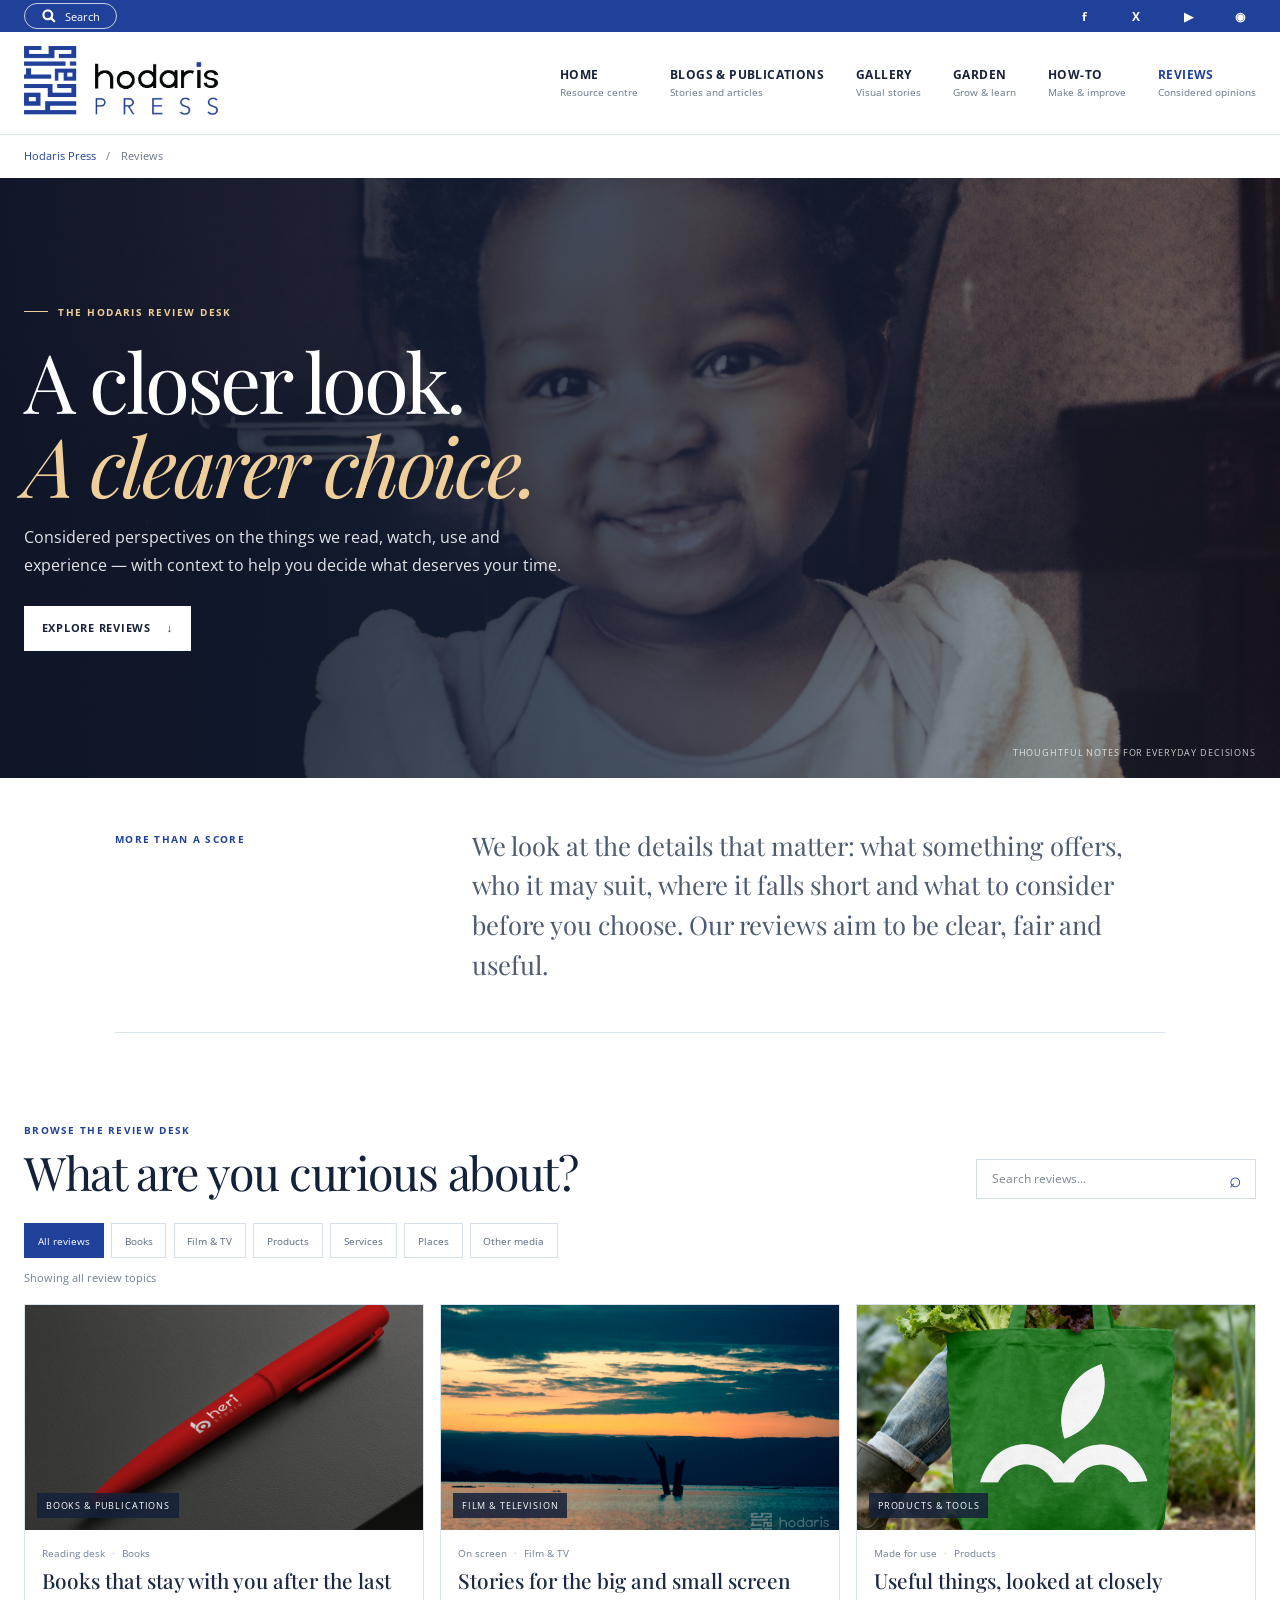
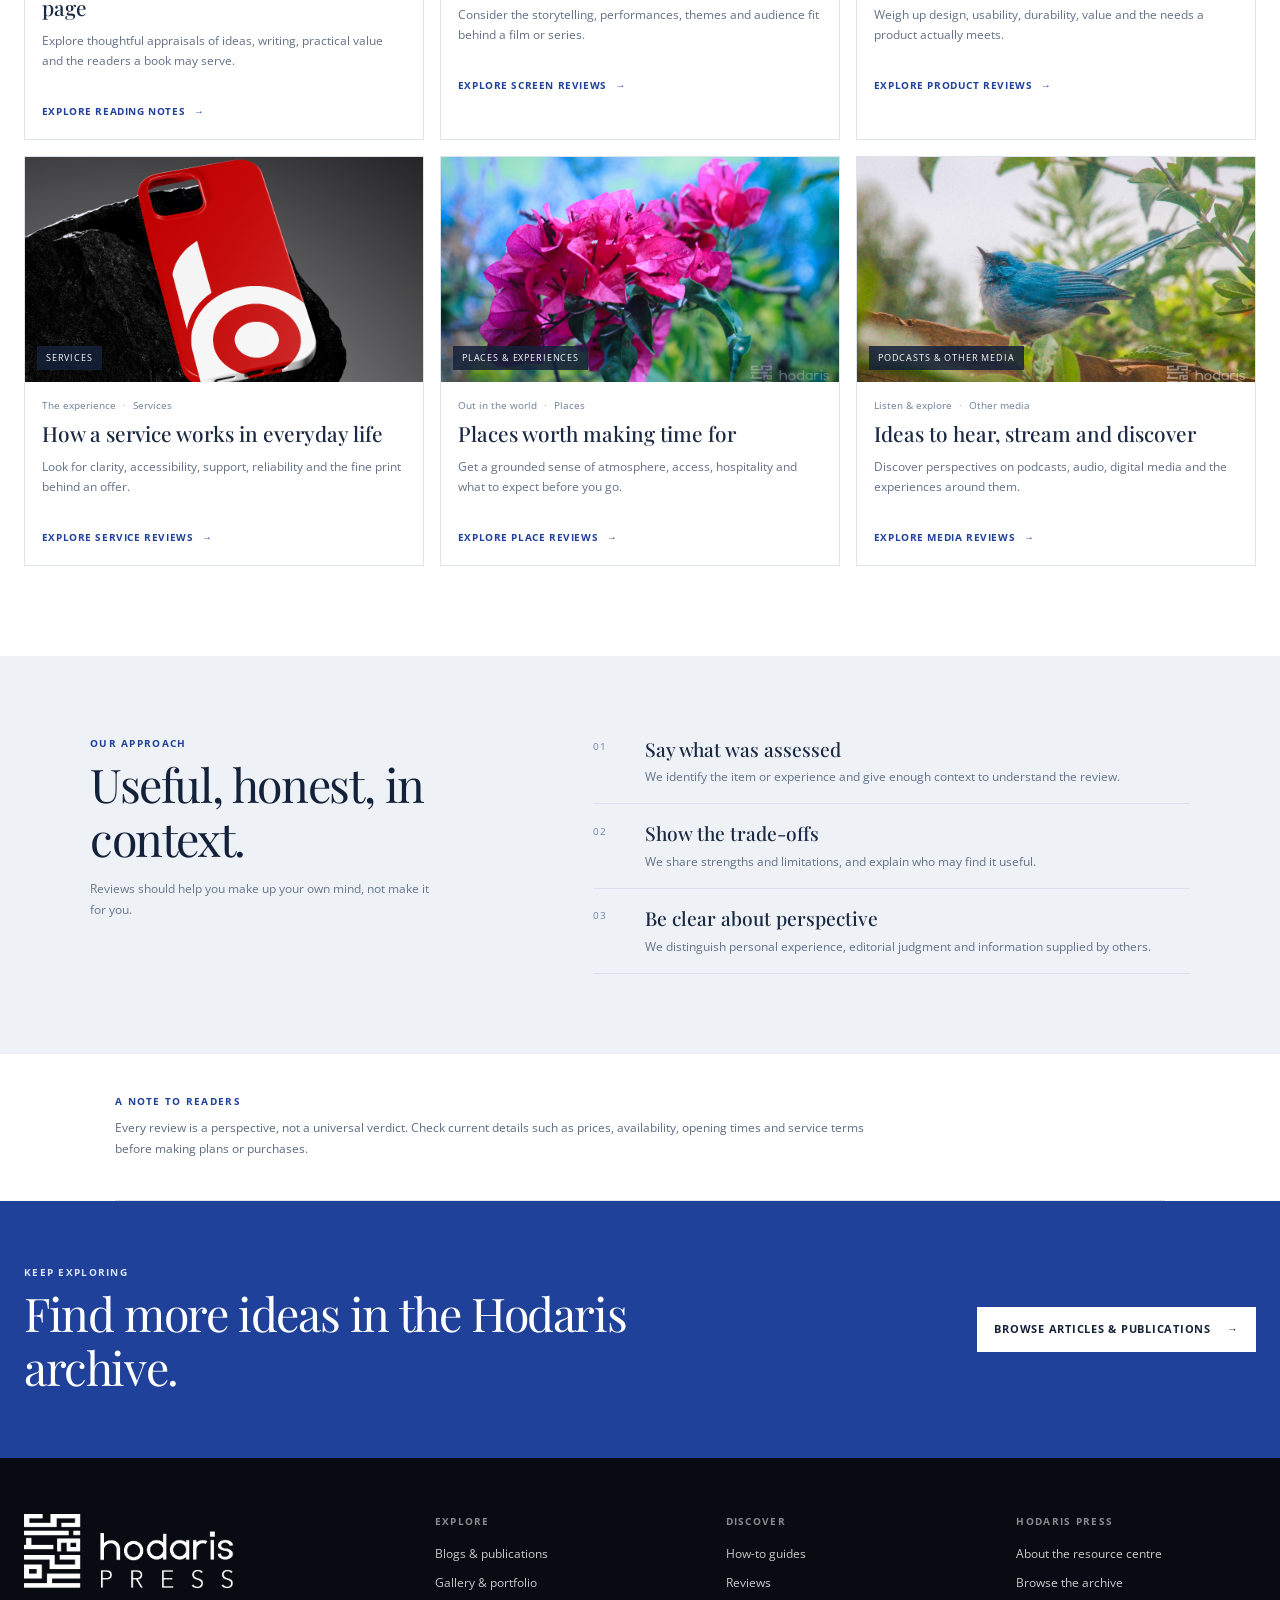
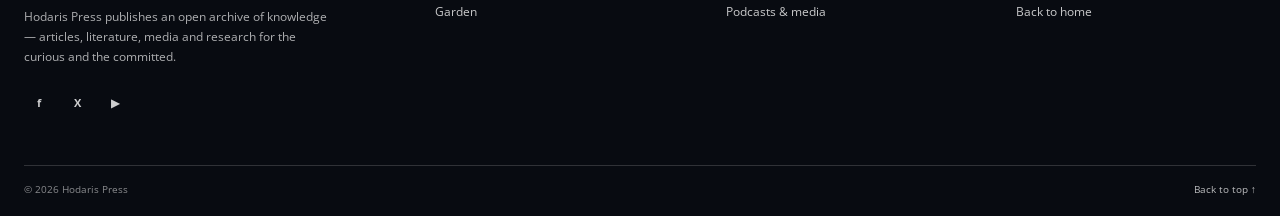
<file: review.html>
<!DOCTYPE html>
<html lang="en">
<head>
    <meta charset="UTF-8">
    <meta name="viewport" content="width=device-width, initial-scale=1.0">
    <meta name="description" content="Thoughtful Hodaris reviews of books, films, products, services, places and other media, with context to help you decide what is worth your time.">
    <meta name="theme-color" content="#20419a">
    <title>Reviews | Hodaris Press</title>
    <link rel="preconnect" href="https://fonts.googleapis.com">
    <link rel="preconnect" href="https://fonts.gstatic.com" crossorigin>
    <link href="https://fonts.googleapis.com/css2?family=Open+Sans:wght@400;500;600;700&family=Playfair+Display:wght@400;500;600;700&display=swap" rel="stylesheet">
    <link rel="stylesheet" href="home.css">
    <link rel="stylesheet" href="review.css">
</head>
<body class="review-page">
    <a class="skip-link" href="#main-content">Skip to content</a>
    <div class="utility-bar">
        <div class="utility-inner">
            <button class="utility-search" id="search-toggle" type="button" aria-expanded="false" aria-controls="site-search" aria-label="Open site search">
                <svg viewBox="0 0 20 20" aria-hidden="true"><circle cx="8.5" cy="8.5" r="5.5"></circle><path d="m12.5 12.5 4 4"></path></svg>
                <span>Search</span>
            </button>
            <div class="utility-social" aria-label="Social links">
                <a href="https://www.facebook.com/" aria-label="Facebook">f</a>
                <a href="https://x.com/" aria-label="X">X</a>
                <a href="https://www.youtube.com/" aria-label="YouTube">▶</a>
                <a href="https://wa.me/" aria-label="WhatsApp">◉</a>
            </div>
        </div>
    </div>

    <section class="search-panel" id="site-search" hidden>
        <div class="search-panel-inner">
            <form id="site-search-form" role="search">
                <label class="visually-hidden" for="site-search-input">Search articles and resources</label>
                <input id="site-search-input" type="search" placeholder="Search articles and resources..." autocomplete="off">
                <button type="submit">Search</button>
            </form>
            <button id="search-close" class="search-close" type="button" aria-label="Close search">Close</button>
            <div id="search-results" class="search-results" aria-live="polite"></div>
        </div>
    </section>

    <header class="site-header">
        <div class="header-inner">
            <a class="brand" href="index.html" aria-label="Hodaris Press home"><img src="Asset 2.png" alt="Hodaris Press"></a>
            <button class="menu-toggle" id="menu-toggle" type="button" aria-expanded="false" aria-controls="primary-navigation">
                <span class="menu-icon" aria-hidden="true"><span></span><span></span><span></span></span>
                <span class="menu-label">Menu</span>
            </button>
            <nav class="primary-navigation" id="primary-navigation" aria-label="Main navigation">
                <a class="nav-item" href="index.html"><span>Home</span><small>Resource centre</small></a>
                <a class="nav-item" href="blog.html#resources"><span>Blogs &amp; publications</span><small>Stories and articles</small></a>
                <a class="nav-item" href="gallery.html"><span>Gallery</span><small>Visual stories</small></a>
                <a class="nav-item" href="Garden.html"><span>Garden</span><small>Grow &amp; learn</small></a>
                <a class="nav-item" href="how-to.html"><span>How-to</span><small>Make &amp; improve</small></a>
                <a class="nav-item is-current" href="review.html" aria-current="page"><span>Reviews</span><small>Considered opinions</small></a>
            </nav>
        </div>
    </header>

    <main id="main-content">
        <div class="review-breadcrumb"><a href="index.html">Hodaris Press</a><span aria-hidden="true">/</span><span>Reviews</span></div>

        <section class="review-hero" aria-labelledby="review-title">
            <img src="Veritate.jpg" alt="" fetchpriority="high">
            <div class="review-hero-shade"></div>
            <div class="review-hero-copy">
                <p class="review-eyebrow"><span></span> The Hodaris review desk</p>
                <h1 id="review-title">A closer look.<br><em>A clearer choice.</em></h1>
                <p>Considered perspectives on the things we read, watch, use and experience — with context to help you decide what deserves your time.</p>
                <a class="button button-light" href="#review-library">Explore reviews <span aria-hidden="true">&darr;</span></a>
            </div>
            <span class="review-hero-caption">THOUGHTFUL NOTES FOR EVERYDAY DECISIONS</span>
        </section>

        <section class="review-intro" aria-label="About Hodaris reviews">
            <p class="review-intro-label">More than a score</p>
            <p>We look at the details that matter: what something offers, who it may suit, where it falls short and what to consider before you choose. Our reviews aim to be clear, fair and useful.</p>
        </section>

        <section class="review-library" id="review-library" aria-labelledby="review-library-title">
            <div class="review-heading">
                <div>
                    <p class="review-kicker">Browse the review desk</p>
                    <h2 id="review-library-title">What are you curious about?</h2>
                </div>
                <label class="review-search">
                    <span class="visually-hidden">Search review topics</span>
                    <input id="review-search" type="search" placeholder="Search reviews..." autocomplete="off">
                    <span aria-hidden="true">⌕</span>
                </label>
            </div>

            <div class="review-filters" role="group" aria-label="Filter review topics">
                <button class="review-filter is-active" type="button" data-review-filter="all" aria-pressed="true">All reviews</button>
                <button class="review-filter" type="button" data-review-filter="books" aria-pressed="false">Books</button>
                <button class="review-filter" type="button" data-review-filter="screen" aria-pressed="false">Film &amp; TV</button>
                <button class="review-filter" type="button" data-review-filter="products" aria-pressed="false">Products</button>
                <button class="review-filter" type="button" data-review-filter="services" aria-pressed="false">Services</button>
                <button class="review-filter" type="button" data-review-filter="places" aria-pressed="false">Places</button>
                <button class="review-filter" type="button" data-review-filter="media" aria-pressed="false">Other media</button>
            </div>

            <p class="review-result-count" id="review-result-count" aria-live="polite">Showing all review topics</p>

            <div class="review-grid" id="review-grid">
                <article class="review-card review-card-featured" data-review-category="books" data-review-search="books publications reading literature ideas">
                    <a class="review-card-image" href="blog.html#resources">
                        <img src="Pen.jpg" alt="A notebook and pen ready for reading notes" loading="lazy">
                        <span>BOOKS &amp; PUBLICATIONS</span>
                    </a>
                    <div class="review-card-copy">
                        <p class="review-card-meta">Reading desk <span>·</span> Books</p>
                        <h3><a href="blog.html#resources">Books that stay with you after the last page</a></h3>
                        <p>Explore thoughtful appraisals of ideas, writing, practical value and the readers a book may serve.</p>
                        <a class="review-card-link" href="blog.html#resources">Explore reading notes <span aria-hidden="true">&rarr;</span></a>
                    </div>
                </article>

                <article class="review-card" data-review-category="screen" data-review-search="film movies television tv screen cinema series">
                    <a class="review-card-image" href="blog.html#resources">
                        <img src="Seasky.jpg" alt="A wide evening sky, evoking a cinematic scene" loading="lazy">
                        <span>FILM &amp; TELEVISION</span>
                    </a>
                    <div class="review-card-copy">
                        <p class="review-card-meta">On screen <span>·</span> Film &amp; TV</p>
                        <h3><a href="blog.html#resources">Stories for the big and small screen</a></h3>
                        <p>Consider the storytelling, performances, themes and audience fit behind a film or series.</p>
                        <a class="review-card-link" href="blog.html#resources">Explore screen reviews <span aria-hidden="true">&rarr;</span></a>
                    </div>
                </article>

                <article class="review-card" data-review-category="products" data-review-search="products tools home garden everyday use">
                    <a class="review-card-image" href="blog.html#resources">
                        <img src="Grocery.png" alt="Everyday goods for a home and lifestyle" loading="lazy">
                        <span>PRODUCTS &amp; TOOLS</span>
                    </a>
                    <div class="review-card-copy">
                        <p class="review-card-meta">Made for use <span>·</span> Products</p>
                        <h3><a href="blog.html#resources">Useful things, looked at closely</a></h3>
                        <p>Weigh up design, usability, durability, value and the needs a product actually meets.</p>
                        <a class="review-card-link" href="blog.html#resources">Explore product reviews <span aria-hidden="true">&rarr;</span></a>
                    </div>
                </article>

                <article class="review-card" data-review-category="services" data-review-search="services customer care delivery digital support service">
                    <a class="review-card-image" href="blog.html#resources">
                        <img src="Phone.jpg" alt="A phone used to access a digital service" loading="lazy">
                        <span>SERVICES</span>
                    </a>
                    <div class="review-card-copy">
                        <p class="review-card-meta">The experience <span>·</span> Services</p>
                        <h3><a href="blog.html#resources">How a service works in everyday life</a></h3>
                        <p>Look for clarity, accessibility, support, reliability and the fine print behind an offer.</p>
                        <a class="review-card-link" href="blog.html#resources">Explore service reviews <span aria-hidden="true">&rarr;</span></a>
                    </div>
                </article>

                <article class="review-card" data-review-category="places" data-review-search="places cafes restaurants travel stays destinations">
                    <a class="review-card-image" href="blog.html#resources">
                        <img src="Bouganvillea.jpg" alt="Flowers in a welcoming outdoor place" loading="lazy">
                        <span>PLACES &amp; EXPERIENCES</span>
                    </a>
                    <div class="review-card-copy">
                        <p class="review-card-meta">Out in the world <span>·</span> Places</p>
                        <h3><a href="blog.html#resources">Places worth making time for</a></h3>
                        <p>Get a grounded sense of atmosphere, access, hospitality and what to expect before you go.</p>
                        <a class="review-card-link" href="blog.html#resources">Explore place reviews <span aria-hidden="true">&rarr;</span></a>
                    </div>
                </article>

                <article class="review-card" data-review-category="media" data-review-search="podcasts audio music apps digital media">
                    <a class="review-card-image" href="blog.html#resources">
                        <img src="blue.jpg" alt="Abstract blue image representing digital media" loading="lazy">
                        <span>PODCASTS &amp; OTHER MEDIA</span>
                    </a>
                    <div class="review-card-copy">
                        <p class="review-card-meta">Listen &amp; explore <span>·</span> Other media</p>
                        <h3><a href="blog.html#resources">Ideas to hear, stream and discover</a></h3>
                        <p>Discover perspectives on podcasts, audio, digital media and the experiences around them.</p>
                        <a class="review-card-link" href="blog.html#resources">Explore media reviews <span aria-hidden="true">&rarr;</span></a>
                    </div>
                </article>
            </div>
            <p class="review-empty-state" id="review-empty-state" hidden>No review topics match that search. Try a different term or category.</p>
        </section>

        <section class="review-method" aria-labelledby="review-method-title">
            <div class="review-method-heading">
                <p class="review-kicker">Our approach</p>
                <h2 id="review-method-title">Useful, honest, in context.</h2>
                <p>Reviews should help you make up your own mind, not make it for you.</p>
            </div>
            <div class="review-method-list">
                <article><span>01</span><div><h3>Say what was assessed</h3><p>We identify the item or experience and give enough context to understand the review.</p></div></article>
                <article><span>02</span><div><h3>Show the trade-offs</h3><p>We share strengths and limitations, and explain who may find it useful.</p></div></article>
                <article><span>03</span><div><h3>Be clear about perspective</h3><p>We distinguish personal experience, editorial judgment and information supplied by others.</p></div></article>
            </div>
        </section>

        <section class="review-note">
            <p class="review-kicker">A note to readers</p>
            <p>Every review is a perspective, not a universal verdict. Check current details such as prices, availability, opening times and service terms before making plans or purchases.</p>
        </section>

        <section class="review-cta">
            <div>
                <p class="review-kicker">Keep exploring</p>
                <h2>Find more ideas in the Hodaris archive.</h2>
            </div>
            <a class="button button-light" href="blog.html#resources">Browse articles &amp; publications <span aria-hidden="true">&rarr;</span></a>
        </section>
    </main>

    <footer class="home-footer review-footer">
        <div class="footer-main">
            <div class="footer-brand-column">
                <a href="index.html" class="footer-brand" aria-label="Hodaris Press home"><img src="Whitelogo.png" alt="Hodaris Press"></a>
                <p>Hodaris Press publishes an open archive of knowledge — articles, literature, media and research for the curious and the committed.</p>
                <div class="footer-social">
                    <a href="https://www.facebook.com/" aria-label="Facebook">f</a>
                    <a href="https://x.com/" aria-label="X">X</a>
                    <a href="https://www.youtube.com/" aria-label="YouTube">▶</a>
                </div>
            </div>
            <div class="footer-column">
                <h2>Explore</h2>
                <a href="blog.html#resources">Blogs &amp; publications</a>
                <a href="gallery.html">Gallery &amp; portfolio</a>
                <a href="Garden.html">Garden</a>
            </div>
            <div class="footer-column">
                <h2>Discover</h2>
                <a href="how-to.html">How-to guides</a>
                <a href="review.html" aria-current="page">Reviews</a>
                <a href="blog.html#resources">Podcasts &amp; media</a>
            </div>
            <div class="footer-column">
                <h2>Hodaris Press</h2>
                <a href="index.html#about">About the resource centre</a>
                <a href="blog.html#resources">Browse the archive</a>
                <a href="index.html">Back to home</a>
            </div>
        </div>
        <div class="footer-bottom"><span>&copy; <span id="current-year"></span> Hodaris Press</span><a href="#main-content">Back to top &uarr;</a></div>
    </footer>

    <script src="wordpress-posts.js"></script>
    <script src="home.js"></script>
    <script src="review.js"></script>
</body>
</html>
</file>
<file: home.css>
:root {
    color-scheme: light;
    --home-blue: #20419a;
    --home-ink: #14213a;
    --home-muted: #67768b;
    --home-line: #dbe3ed;
    --home-paper: #f4f7fa;
    --home-serif: 'Playfair Display', Georgia, serif;
    --home-sans: 'Open Sans', Arial, sans-serif;
}

* {
    box-sizing: border-box;
}

html {
    scroll-behavior: smooth;
    scroll-padding-top: 1rem;
}

body {
    margin: 0;
    background: #fff;
    color: var(--home-ink);
    font-family: var(--home-sans);
    -webkit-font-smoothing: antialiased;
}

body:has(.search-panel:not([hidden])) {
    overflow: hidden;
}

body,
button,
input {
    font-family: var(--home-sans);
}

a {
    color: inherit;
    text-decoration: none;
}

button,
a {
    -webkit-tap-highlight-color: transparent;
}

button:focus-visible,
a:focus-visible,
input:focus-visible {
    outline: 3px solid #e4ad61;
    outline-offset: 3px;
}

.skip-link {
    position: fixed;
    z-index: 100;
    top: 0.5rem;
    left: 0.5rem;
    padding: 0.7rem 1rem;
    transform: translateY(-160%);
    background: #fff;
    color: var(--home-blue);
}

.skip-link:focus {
    transform: translateY(0);
}

.utility-bar {
    min-height: 30px;
    background: var(--home-blue);
    color: #fff;
}

.utility-inner,
.header-inner {
    width: min(100% - 3rem, 1280px);
    margin: 0 auto;
}

.utility-inner {
    display: flex;
    min-height: 30px;
    align-items: center;
    justify-content: space-between;
}

.utility-search,
.utility-social a {
    display: inline-flex;
    align-items: center;
    justify-content: center;
    border: 0;
    background: transparent;
    color: #fff;
}

.utility-search {
    gap: 0.5rem;
    padding: 0.25rem 1rem;
    border: 1px solid rgba(255, 255, 255, 0.75);
    border-radius: 999px;
    cursor: pointer;
    font-size: 0.68rem;
}

.utility-search svg {
    width: 16px;
    height: 16px;
    fill: none;
    stroke: currentColor;
    stroke-linecap: round;
    stroke-width: 2.8;
}

.utility-social {
    display: flex;
    align-items: center;
    gap: 1.25rem;
}

.utility-social a {
    width: 32px;
    height: 32px;
    font-size: 0.78rem;
    font-weight: 700;
}

.utility-social svg,
.utility-social img {
    width: 32px;
    height: 32px;
}

.utility-social svg {
    fill: currentColor;
}

.utility-social img {
    object-fit: contain;
}

.search-panel {
    position: fixed;
    z-index: 60;
    inset: 0;
    overflow-y: auto;
    padding: clamp(1.25rem, 5vw, 4rem);
    background: rgba(17, 31, 55, 0.96);
    color: #fff;
}

.search-panel-inner {
    position: relative;
    width: min(100%, 820px);
    margin: 6vh auto 0;
}

#site-search-form {
    display: flex;
    border-bottom: 1px solid rgba(255, 255, 255, 0.45);
}

#site-search-input {
    width: 100%;
    min-width: 0;
    padding: 1rem 0;
    border: 0;
    background: transparent;
    color: #fff;
    font-family: var(--home-serif);
    font-size: clamp(1.3rem, 4vw, 2rem);
}

#site-search-input::placeholder {
    color: rgba(255, 255, 255, 0.65);
}

#site-search-form button {
    flex: 0 0 auto;
    padding: 0 1rem;
    border: 0;
    background: transparent;
    color: #fff;
    cursor: pointer;
    font-size: 0.7rem;
    letter-spacing: 0.1em;
    text-transform: uppercase;
}

.search-close {
    display: block;
    margin: 1rem 0 0 auto;
    padding: 0.5rem 0;
    border: 0;
    background: transparent;
    color: #fff;
    cursor: pointer;
}

.search-results {
    display: grid;
    gap: 0.5rem;
    margin-top: 2rem;
}

.search-result {
    display: grid;
    gap: 0.25rem;
    padding: 1rem 0;
    border-bottom: 1px solid rgba(255, 255, 255, 0.18);
}

.search-result small {
    color: #b8c7e7;
    font-size: 0.66rem;
    text-transform: uppercase;
}

.search-result strong {
    font-family: var(--home-serif);
    font-size: 1.15rem;
    font-weight: 500;
}

.search-result:hover strong {
    color: #d8e4ff;
}

.search-empty {
    color: rgba(255, 255, 255, 0.8);
}

.site-header {
    position: relative;
    z-index: 30;
    background: #fff;
    border-bottom: 1px solid var(--home-line);
}

.header-inner {
    display: flex;
    min-height: 102px;
    align-items: center;
    justify-content: space-between;
    gap: 2rem;
}

.brand {
    display: inline-flex;
    flex: 0 0 195px;
    align-items: center;
}

.brand img {
    display: block;
    width: 100%;
    max-width: 195px;
    height: auto;
    object-fit: contain;
}

.primary-navigation {
    display: flex;
    flex: 1;
    align-items: center;
    justify-content: flex-end;
    gap: clamp(1rem, 2.5vw, 2.5rem);
}

.nav-item {
    display: grid;
    gap: 0.2rem;
    min-width: max-content;
    padding: 0.7rem 0;
}

.nav-item > span {
    color: #17233a;
    font-size: 0.72rem;
    font-weight: 700;
    letter-spacing: 0.035em;
    text-transform: uppercase;
}

.nav-item > small {
    color: var(--home-muted);
    font-size: 0.62rem;
}

.nav-item:hover > span,
.nav-item.is-current > span {
    color: var(--home-blue);
}

.menu-toggle {
    display: none;
    align-items: center;
    gap: 0.55rem;
    padding: 0.5rem 0;
    border: 0;
    background: transparent;
    color: var(--home-ink);
    cursor: pointer;
    font-size: 0.72rem;
    text-transform: uppercase;
}

.menu-icon {
    display: grid;
    gap: 4px;
    width: 20px;
}

.menu-icon span {
    height: 2px;
    background: currentColor;
}

.latest-strip {
    display: flex;
    min-height: 42px;
    align-items: center;
    gap: 1rem;
    padding: 0 max(1.5rem, calc((100% - 1280px) / 2));
    overflow: hidden;
    background: #f0f4f8;
    border-bottom: 1px solid var(--home-line);
}

.latest-label,
.ticker-all {
    flex: 0 0 auto;
    color: var(--home-blue);
    font-size: 0.62rem;
    font-weight: 700;
    letter-spacing: 0.09em;
    text-transform: uppercase;
}

.ticker-window {
    flex: 1;
    overflow: hidden;
}

.ticker-track {
    display: flex;
    width: max-content;
    align-items: center;
    gap: 2.4rem;
    animation: ticker-scroll 35s linear infinite;
}

.ticker-window:hover .ticker-track,
.ticker-window:focus-within .ticker-track {
    animation-play-state: paused;
}

.ticker-track a {
    position: relative;
    color: #53647c;
    font-size: 0.67rem;
    text-transform: uppercase;
    white-space: nowrap;
}

.ticker-track a::after {
    position: absolute;
    top: 50%;
    right: -1.3rem;
    width: 5px;
    height: 5px;
    border-radius: 50%;
    background: #a3b4cd;
    content: "";
    transform: translateY(-50%);
}

.ticker-track a:hover,
.ticker-all:hover {
    color: #122a67;
}

.ticker-all {
    font-size: 0.58rem;
}

@keyframes ticker-scroll {
    to {
        transform: translateX(-50%);
    }
}

.hero {
    position: relative;
    display: flex;
    min-height: clamp(430px, 52vw, 660px);
    align-items: center;
    overflow: hidden;
    background: #17233a;
    color: #fff;
}

.hero-slides,
.hero-shade {
    position: absolute;
    inset: 0;
    width: 100%;
    height: 100%;
}

.hero-slides {
    overflow: hidden;
}

.hero-image {
    position: absolute;
    inset: 0;
    width: 100%;
    height: 100%;
    object-fit: cover;
    object-position: center 53%;
    opacity: 0;
    transition: opacity 700ms ease;
}

.hero-image.is-active {
    opacity: 1;
}

.hero-shade {
    background: linear-gradient(90deg, rgba(12, 23, 38, 0.86) 0%, rgba(12, 23, 38, 0.65) 42%, rgba(12, 23, 38, 0.12) 100%);
}

.hero-content {
    position: relative;
    z-index: 1;
    width: min(100% - 3rem, 1280px);
    margin: 0 auto;
    padding: 4rem 0 5rem;
}

.eyebrow,
.section-kicker,
.intro-kicker {
    margin: 0;
    color: #e1bb82;
    font-size: 0.66rem;
    font-weight: 700;
    letter-spacing: 0.14em;
    text-transform: uppercase;
}

.eyebrow {
    display: flex;
    align-items: center;
    gap: 0.65rem;
}

.eyebrow span {
    width: 24px;
    height: 1px;
    background: currentColor;
}

.hero h1 {
    max-width: 680px;
    margin: 1.2rem 0 1rem;
    font-family: var(--home-serif);
    font-size: clamp(2.6rem, 6vw, 5.2rem);
    font-weight: 400;
    letter-spacing: -0.035em;
    line-height: 1.04;
}

.hero h1 em {
    color: #f0ce9a;
    font-weight: 400;
}

.hero-copy {
    max-width: 530px;
    margin: 0;
    color: rgba(255, 255, 255, 0.85);
    font-size: clamp(0.88rem, 1.5vw, 1rem);
    line-height: 1.8;
}

.hero-actions {
    display: flex;
    flex-wrap: wrap;
    align-items: center;
    gap: 0.85rem;
    margin-top: 1.8rem;
}

.button {
    display: inline-flex;
    min-height: 45px;
    align-items: center;
    justify-content: center;
    gap: 1rem;
    padding: 0.75rem 1.1rem;
    font-size: 0.67rem;
    font-weight: 700;
    letter-spacing: 0.07em;
    text-transform: uppercase;
    transition: color 0.2s ease, background-color 0.2s ease, border-color 0.2s ease;
}

.button-light {
    background: #fff;
    color: #17233a;
}

.button-light:hover {
    background: #e9d2ae;
}

.button-quiet {
    border: 1px solid rgba(255, 255, 255, 0.6);
    color: #fff;
}

.button-quiet:hover {
    border-color: #fff;
    background: rgba(255, 255, 255, 0.12);
}

.hero-index {
    position: absolute;
    right: max(1.5rem, calc((100% - 1280px) / 2));
    bottom: 1.35rem;
    z-index: 1;
    color: rgba(255, 255, 255, 0.78);
    font-size: 0.6rem;
    letter-spacing: 0.1em;
}

.hero-index span {
    color: #f0ce9a;
}

.hero-controls {
    position: absolute;
    right: max(1.5rem, calc((100% - 1280px) / 2));
    bottom: 1rem;
    z-index: 2;
    display: flex;
    align-items: center;
    gap: 0.55rem;
}

.hero-control,
.hero-dot {
    display: inline-flex;
    align-items: center;
    justify-content: center;
    border: 1px solid rgba(255, 255, 255, 0.65);
    background: rgba(12, 23, 38, 0.35);
    color: #fff;
    cursor: pointer;
}

.hero-control {
    min-width: 2.25rem;
    min-height: 2.25rem;
    border-radius: 50%;
    font-size: 1rem;
}

.hero-control:hover,
.hero-dot:hover,
.hero-dot.is-active {
    background: #fff;
    color: var(--home-ink);
}

.hero-pause {
    min-width: 3.8rem;
    padding: 0 0.65rem;
    border-radius: 2rem;
    font-size: 0.58rem;
    font-weight: 700;
    letter-spacing: 0.04em;
    text-transform: uppercase;
}

.hero-dots {
    display: flex;
    align-items: center;
    gap: 0.35rem;
}

.hero-dot {
    width: 0.55rem;
    height: 0.55rem;
    min-width: 0;
    min-height: 0;
    padding: 0;
    border-radius: 50%;
}

.hero-dot.is-active {
    width: 1.25rem;
    border-radius: 1rem;
}

@media (prefers-reduced-motion: reduce) {
    .hero-image {
        transition: none;
    }
}

.intro-band {
    display: grid;
    grid-template-columns: minmax(180px, 0.8fr) minmax(0, 1.5fr);
    align-items: center;
    gap: 2rem;
    width: min(100% - 3rem, 1050px);
    margin: 0 auto;
    padding: 3rem 0;
    border-bottom: 1px solid var(--home-line);
}

.intro-kicker {
    color: var(--home-blue);
    line-height: 1.6;
}

.intro-copy {
    max-width: 680px;
    margin: 0;
    color: #4c5b70;
    font-family: var(--home-serif);
    font-size: clamp(1.15rem, 2.3vw, 1.6rem);
    line-height: 1.55;
}

.page-section {
    width: min(100% - 3rem, 1280px);
    margin: 0 auto;
    padding: clamp(3.25rem, 7vw, 6rem) 0;
}

.section-heading {
    display: flex;
    align-items: end;
    justify-content: space-between;
    gap: 1.5rem;
    margin-bottom: 1.7rem;
}

.section-kicker {
    margin-bottom: 0.55rem;
    color: #7084a5;
    font-size: 0.58rem;
}

.section-heading h2,
.closing-band h2 {
    margin: 0;
    color: var(--home-ink);
    font-family: var(--home-serif);
    font-size: clamp(1.8rem, 4vw, 2.8rem);
    font-weight: 400;
    letter-spacing: -0.025em;
    line-height: 1.15;
}

.text-link {
    display: inline-flex;
    flex: 0 0 auto;
    align-items: center;
    gap: 0.6rem;
    padding-bottom: 0.25rem;
    border-bottom: 1px solid #aebbd0;
    color: var(--home-blue);
    font-size: 0.66rem;
    font-weight: 700;
    text-transform: uppercase;
}

.text-link:hover {
    border-color: var(--home-blue);
}

.resource-grid {
    display: grid;
    grid-template-columns: repeat(3, minmax(0, 1fr));
    gap: 1rem;
}

.resource-card {
    position: relative;
    display: flex;
    min-height: clamp(205px, 24vw, 310px);
    align-items: end;
    overflow: hidden;
    background: #27394e;
    color: #fff;
}

.resource-card img,
.resource-overlay {
    position: absolute;
    inset: 0;
    width: 100%;
    height: 100%;
}

.resource-card img {
    object-fit: cover;
    transition: transform 0.55s ease;
}

.resource-card:hover img {
    transform: scale(1.045);
}

.resource-overlay {
    background: linear-gradient(180deg, rgba(15, 27, 44, 0.02) 22%, rgba(15, 27, 44, 0.78) 100%);
}

.resource-number {
    position: absolute;
    top: 1rem;
    left: 1rem;
    color: rgba(255, 255, 255, 0.88);
    font-size: 0.62rem;
    letter-spacing: 0.12em;
}

.resource-card-copy {
    position: relative;
    display: grid;
    gap: 0.4rem;
    width: 100%;
    padding: 1.25rem;
}

.resource-label {
    color: #f0ce9a;
    font-size: 0.58rem;
    letter-spacing: 0.1em;
    text-transform: uppercase;
}

.resource-card-copy strong {
    padding-right: 2rem;
    font-family: var(--home-serif);
    font-size: clamp(1.1rem, 2.1vw, 1.55rem);
    font-weight: 500;
    line-height: 1.25;
}

.resource-arrow {
    position: absolute;
    right: 1.2rem;
    bottom: 1.2rem;
    display: grid;
    width: 30px;
    height: 30px;
    place-items: center;
    border: 1px solid rgba(255, 255, 255, 0.68);
    border-radius: 50%;
    font-size: 1rem;
    transition: color 0.2s ease, background-color 0.2s ease;
}

.resource-card:hover .resource-arrow {
    background: #fff;
    color: var(--home-blue);
}

.featured-section {
    border-top: 1px solid var(--home-line);
}

.featured-grid {
    display: grid;
    grid-template-columns: repeat(3, minmax(0, 1fr));
    gap: 1.25rem;
}

.featured-card,
.featured-placeholder {
    min-width: 0;
    border: 1px solid var(--home-line);
    background: #fff;
}

.featured-image-link {
    display: block;
    height: clamp(150px, 18vw, 230px);
    overflow: hidden;
    background: var(--home-paper);
}

.featured-card img {
    display: block;
    width: 100%;
    height: 100%;
    object-fit: cover;
    transition: transform 0.45s ease;
}

.featured-card:hover img {
    transform: scale(1.04);
}

.featured-copy {
    padding: 1.1rem 1.1rem 1.2rem;
}

.featured-meta {
    margin: 0 0 0.55rem;
    color: #788aa5;
    font-size: 0.58rem;
    letter-spacing: 0.08em;
    text-transform: uppercase;
}

.featured-title {
    display: block;
    color: #1d2e4a;
    font-family: var(--home-serif);
    font-size: 1.22rem;
    line-height: 1.3;
}

.featured-title:hover {
    color: var(--home-blue);
}

.featured-excerpt {
    display: -webkit-box;
    margin: 0.6rem 0 0;
    overflow: hidden;
    color: var(--home-muted);
    font-size: 0.75rem;
    line-height: 1.65;
    -webkit-box-orient: vertical;
    -webkit-line-clamp: 3;
    line-clamp: 3;
}

.featured-placeholder {
    grid-column: 1 / -1;
    padding: 1.5rem;
    color: var(--home-muted);
}

.featured-placeholder a {
    color: var(--home-blue);
    font-size: 0.75rem;
    font-weight: 700;
}

.closing-band {
    display: flex;
    align-items: center;
    justify-content: space-between;
    gap: 2rem;
    padding: clamp(2.5rem, 6vw, 4.5rem) max(1.5rem, calc((100% - 1280px) / 2));
    background: #edf3fa;
}

.closing-band .section-kicker {
    margin-bottom: 0.65rem;
    color: var(--home-blue);
}

.closing-band h2 {
    max-width: 650px;
}

.closing-band .button {
    flex: 0 0 auto;
    background: var(--home-blue);
    color: #fff;
}

.closing-band .button:hover {
    background: #172f78;
}

.home-footer {
    padding: 3.5rem max(1.5rem, calc((100% - 1280px) / 2)) 1.25rem;
    background: #080b11;
    color: #fff;
}

.footer-main {
    display: grid;
    grid-template-columns: minmax(220px, 1.5fr) repeat(3, minmax(130px, 1fr));
    gap: clamp(1.5rem, 4vw, 3.5rem);
}

.footer-brand {
    display: inline-flex;
    margin-bottom: 0.8rem;
}

.footer-brand img {
    display: block;
    width: min(100%, 210px);
    max-height: 82px;
    object-fit: contain;
    object-position: left center;
}

.footer-brand-column p {
    max-width: 310px;
    margin: 0 0 1.2rem;
    color: rgba(255, 255, 255, 0.67);
    font-size: 0.75rem;
    line-height: 1.7;
}

.footer-social {
    display: flex;
    gap: 0.5rem;
}

.footer-social a {
    display: grid;
    width: 30px;
    height: 30px;
    place-items: center;
    color: rgba(255, 255, 255, 0.8);
    font-size: 0.7rem;
    font-weight: 700;
}

.footer-social img {
    width: 32px;
    height: 32px;
    object-fit: contain;
}

.footer-social a:hover {
    color: #fff;
}

.footer-column {
    display: grid;
    align-content: start;
    gap: 0.75rem;
}

.footer-column h2 {
    margin: 0 0 0.3rem;
    color: rgba(255, 255, 255, 0.52);
    font-size: 0.62rem;
    letter-spacing: 0.13em;
    text-transform: uppercase;
}

.footer-column a {
    color: rgba(255, 255, 255, 0.78);
    font-size: 0.75rem;
}

.footer-column a:hover,
.footer-bottom a:hover {
    color: #fff;
}

.footer-bottom {
    display: flex;
    justify-content: space-between;
    gap: 1rem;
    margin-top: 3rem;
    padding-top: 1rem;
    border-top: 1px solid rgba(255, 255, 255, 0.16);
    color: rgba(255, 255, 255, 0.52);
    font-size: 0.65rem;
}

.footer-bottom a {
    color: rgba(255, 255, 255, 0.72);
}

.visually-hidden {
    position: absolute;
    width: 1px;
    height: 1px;
    overflow: hidden;
    clip: rect(0, 0, 0, 0);
    white-space: nowrap;
    clip-path: inset(50%);
}

@media (max-width: 1050px) {
    .header-inner {
        gap: 1.25rem;
    }

    .brand {
        flex-basis: 160px;
    }

    .primary-navigation {
        gap: 1rem;
    }

    .nav-item > small {
        max-width: 125px;
    }
}

@media (max-width: 820px) {
    .utility-inner,
    .header-inner {
        width: min(100% - 2rem, 1280px);
    }

    .header-inner {
        min-height: 76px;
    }

    .brand {
        flex-basis: 155px;
    }

    .menu-toggle {
        display: inline-flex;
    }

    .primary-navigation {
        position: absolute;
        top: 100%;
        right: 0;
        left: 0;
        display: none;
        align-items: stretch;
        padding: 0.5rem 1rem 1rem;
        border-bottom: 1px solid var(--home-line);
        background: #fff;
        box-shadow: 0 14px 22px rgba(20, 33, 58, 0.1);
    }

    .primary-navigation.is-open {
        display: grid;
    }

    .nav-item {
        padding: 0.75rem 0.25rem;
        border-bottom: 1px solid #edf0f4;
    }

    .nav-item > small {
        max-width: none;
    }

    .latest-strip {
        padding-right: 1rem;
        padding-left: 1rem;
    }

    .hero-content,
    .page-section {
        width: calc(100% - 2rem);
    }

    .resource-grid {
        grid-template-columns: repeat(2, minmax(0, 1fr));
    }

    .resource-card {
        min-height: 240px;
    }

    .featured-grid {
        grid-template-columns: repeat(2, minmax(0, 1fr));
    }

    .footer-main {
        grid-template-columns: repeat(2, minmax(0, 1fr));
    }
}

@media (max-width: 560px) {
    .utility-social {
        gap: 0.75rem;
    }

    .utility-search span {
        font-size: 0.62rem;
    }

    .header-inner {
        min-height: 68px;
    }

    .brand {
        flex-basis: 135px;
    }

    .latest-strip {
        gap: 0.65rem;
    }

    .latest-label {
        font-size: 0.55rem;
    }

    .ticker-track {
        gap: 2rem;
    }

    .ticker-all {
        font-size: 0;
    }

    .ticker-all span {
        font-size: 1rem;
    }

    .hero {
        min-height: 500px;
        align-items: end;
    }

    .hero-image {
        object-position: 60% center;
    }

    .hero-controls {
        right: 1rem;
        bottom: 0.8rem;
        gap: 0.4rem;
    }

    .hero-control {
        min-width: 2rem;
        min-height: 2rem;
    }

    .hero-pause {
        min-width: 3.4rem;
    }

    .hero-shade {
        background: linear-gradient(0deg, rgba(12, 23, 38, 0.88) 0%, rgba(12, 23, 38, 0.65) 55%, rgba(12, 23, 38, 0.18) 100%);
    }

    .hero-content {
        width: calc(100% - 2rem);
        padding: 3rem 0 4.2rem;
    }

    .hero h1 {
        font-size: clamp(2.45rem, 12vw, 3.5rem);
    }

    .hero-copy {
        max-width: 420px;
        font-size: 0.86rem;
    }

    .intro-band {
        grid-template-columns: 1fr;
        gap: 0.7rem;
        width: calc(100% - 2rem);
        padding: 2rem 0;
    }

    .intro-copy {
        font-size: 1.16rem;
    }

    .page-section {
        padding: 3.25rem 0;
    }

    .section-heading {
        align-items: start;
        flex-direction: column;
        gap: 0.8rem;
    }

    .resource-grid {
        gap: 0.65rem;
    }

    .resource-card {
        min-height: 195px;
    }

    .resource-card-copy {
        padding: 0.85rem;
    }

    .resource-card-copy strong {
        padding-right: 0;
        font-size: 1.03rem;
    }

    .resource-label {
        max-width: 85%;
        font-size: 0.5rem;
    }

    .resource-arrow {
        right: 0.65rem;
        bottom: 0.8rem;
        width: 25px;
        height: 25px;
        font-size: 0.8rem;
    }

    .featured-grid {
        grid-template-columns: 1fr;
    }

    .featured-image-link {
        height: 220px;
    }

    .closing-band {
        align-items: flex-start;
        flex-direction: column;
        gap: 1.25rem;
        padding: 2.5rem 1rem;
    }

    .footer-main {
        grid-template-columns: 1fr 1fr;
        gap: 2rem 1rem;
    }

    .footer-brand-column {
        grid-column: 1 / -1;
    }

    .home-footer {
        padding: 2.5rem 1rem 1rem;
    }

    .footer-bottom {
        margin-top: 2rem;
    }
}

@media (prefers-reduced-motion: reduce) {
    *,
    *::before,
    *::after {
        scroll-behavior: auto !important;
        animation-duration: 0.01ms !important;
        animation-iteration-count: 1 !important;
        transition-duration: 0.01ms !important;
    }
}
</file>
<file: style.css>
* CSS Variables & Reset */
:root {
    --bg-color: #f8fafc;
    --card-bg: #ffffff;
    --text-primary: #000205;
    --text-secondary: #64748b;
    --accent-color: #1e3a8a;
    --tag-bg: #f1f5f9;
	--header-bg: #f2f8fc;
	--header: #20419a;

    --border-color: #e2e8f0;
    --font-stack: 'Open+Sans', sans-serif;
}

* {
    margin: 0;
    padding: 0;
    box-sizing: border-box;
}

body {
    font-family: var(--font-stack);
    background-color: var(--bg-color);
    color: var(--text-primary);
    line-height: 1.5;
}

a {
    text-decoration: none;
    color: inherit;
}

ul {
    list-style: none;
}

/* Header & Navbar */
.site-header {
    background-color:#20419a;
    border-bottom: 1px solid var(--border-color);
    position: sticky;
    top: 0;
    z-index: 100;
}

.nav-container {
   background-color: var(--header_bg);
    max-width: 1200px;
    margin: 0 auto;
    padding: 1rem 2rem;
    display: flex;
    justify-content: space-between;
    align-items: center;
}

.logo-link {
    display: flex;
    align-items: center;
}

.logo-img {
    height: 50px; /* Adjust height based on your logo file dimensions */
    width: auto;
    filter: brightness(0) invert(1);
}

.nav-links {
    display: flex;
    gap: 2rem;
}

.nav-links a {
    font-weight: 500;
    font-size: 0.95rem;
    color: var(--header-bg);
    transition: color 0.2s ease;
}

.nav-links a:hover,
.nav-links a.active {
    color: #ffffff;
}

/* Main Layout & Grid */
.main-content {
    padding: 3rem 1.5rem;
}

.container {
    max-width: 1200px;
    margin: 0 auto;
}

.section-title {
    font-size: 1.8rem;
    font-weight: 700;
    margin-bottom: 2rem;
    color: var(--text-primary);
}

.blog-grid {
    display: grid;
    grid-template-columns: repeat(auto-fit, minmax(min(100%, 320px), 1fr));
    gap: 1.5rem;
}

/* Blog Card Component */
.blog-card {
    background-color: var(--card-bg);
    border: 1px solid #e4e9f0;
    border-radius: 0;
    overflow: hidden;
    display: flex;
    flex-direction: column;
    min-width: 0;
    transition: box-shadow 0.2s ease;
}

.blog-card:hover {
    box-shadow: 0 8px 24px rgba(25, 45, 75, 0.1);
}

.card-image-wrapper {
    position: relative;
    width: 100%;
    height: 196px;
    overflow: hidden;
    flex: 0 0 auto;
    background-color: #e8edf3;
}

.card-image-wrapper img {
    width: 100%;
    height: 100%;
    object-fit: cover;
    display: block;
    transition: transform 0.4s ease;
}

.blog-card:hover .card-image-wrapper img {
    transform: scale(1.03);
}

.card-badge {
    position: absolute;
    top: 10px;
    left: 5px;
    padding: 10px 13px;
    font-size: 0.58rem;
    font-weight: 500;
    color: #243d70;
    background-color: rgba(160, 112, 74, 0.88);
    border-radius: 0;
    letter-spacing: 0.18em;
}

.card-badge.essay {
    background-color: rgba(160, 112, 74, 0.88);
}

.card-content {
    padding: 1.15rem 0.8rem 0.85rem;
    flex-grow: 1;
    display: flex;
    flex-direction: column;
}

.card-meta {
    display: flex;
    justify-content: space-between;
    align-items: center;
    gap: 0.75rem;
    font-size: 0.58rem;
    font-weight: 500;
    color: #294879;
    margin-bottom: 0.65rem;
    letter-spacing: 0.16em;
}

.date {
    color: #a5b8d3;
    font-weight: 400;
    letter-spacing: 0.04em;
    white-space: nowrap;
}

.card-title {
    font-family: 'Playfair Display', Georgia, serif;
    color: #1c2942;
    font-size: 1.28rem;
    font-weight: 600;
    line-height: 1.18;
    margin-bottom: 0.65rem;
}

.card-title a {
    color: inherit;
}

.card-title a:hover {
    color: #355b96;
}

.card-excerpt {
    font-size: 0.85rem;
    line-height: 1.55;
    color: #536b8e;
    margin-bottom: 1.1rem;
    flex-grow: 1;
}

.card-tags {
    display: flex;
    gap: 0.4rem;
    flex-wrap: wrap;
    margin-bottom: 0.1rem;
}

.tag {
    background-color: #f3f7fc;
    border: 1px solid #c8d7eb;
    padding: 3px 8px;
    font-size: 0.56rem;
    font-weight: 400;
    color: #536b8e;
    border-radius: 0;
    letter-spacing: 0.12em;
}

.card-footer {
    display: flex;
    justify-content: space-between;
    align-items: center;
    gap: 0.75rem;
    padding: 0.85rem 0.8rem 1rem;
    margin: 0 0.8rem;
    border-top: 1px solid #d9e3f0;
    font-size: 0.68rem;
    color: #9bb0ce;
}

.author {
    font-weight: 500;
    color: #9bb0ce;
}

.read-time {
    color: #294879;
    font-family: monospace;
    font-size: 0.65rem;
    white-space: nowrap;
}

/* Responsive Breakpoints for Mobile */
@media (max-width: 768px) {
    .nav-container {
        flex-direction: column;
        gap: 1rem;
        padding: 1rem;
    }
    
    .nav-links {
        gap: 1rem;
        font-size: 0.85rem;
    }

    .main-content {
        padding: 1.5rem 1rem;
    }
}
/* CSS RESET & VARIABLES */
* {
    margin: 0;
    padding: 0;
    box-sizing: border-box;
}

body {
    font-family: 'Open Sans', sans-serif;
    background-color: #f2f8fc;
    color: #000000;
    -webkit-font-smoothing: antialiased;
}

/* =========================================
   NEWSLETTER SECTION
========================================= */
.newsletter-section {
    background-color: #20419a; /* Deep vibrant blue */
    padding: 80px 40px;
    display: flex;
    justify-content: center;
}

.newsletter-container {
    max-width: 1200px;
    width: 100%;
    display: flex;
    justify-content: space-between;
    align-items: flex-start;
    gap: 60px;
    flex-wrap: wrap;
}

.newsletter-left {
    flex: 1;
    min-width: 300px;
}

.section-tag {
    font-size: 11px;
    letter-spacing: 2px;
    color: rgba(255, 255, 255, 0.7);
    text-transform: uppercase;
    display: block;
    margin-bottom: 24px;
}

.newsletter-left h1 {
    font-family: 'Instrument Serif', serif;
    font-size: 56px;
    font-weight: 400;
    line-height: 1.05;
    margin-bottom: 20px;
}

.newsletter-left h1 em {
    font-style: italic;
}

.newsletter-left p {
    font-size: 15px;
    line-height: 1.5;
    color: rgba(255, 255, 255, 0.85);
    max-width: 440px;
}

/* Right Column / Form */
.newsletter-right {
    flex: 1;
    min-width: 320px;
}

.reader-count {
    font-size: 11px;
    letter-spacing: 1.5px;
    color: rgba(255, 255, 255, 0.7);
    display: block;
    margin-bottom: 12px;
}

.subscribe-form {
    display: flex;
    flex-direction: column;
    gap: 12px;
}

.subscribe-form input {
    width: 100%;
    padding: 16px 20px;
    background: rgba(255, 255, 255, 0.08);
    border: 1px solid rgba(255, 255, 255, 0.25);
    border-radius: 2px;
    color: #ffffff;
    font-size: 14px;
    outline: none;
    transition: border-color 0.2s;
}

.subscribe-form input::placeholder {
    color: rgba(255, 255, 255, 0.5);
}

.subscribe-form input:focus {
    border-color: #ffffff;
}

.subscribe-btn {
    width: 100%;
    padding: 16px 20px;
    background-color: #ffffff;
    color: #121c2e;
    border: none;
    border-radius: 2px;
    font-weight: 600;
    font-size: 14px;
    cursor: pointer;
    transition: background-color 0.2s;
}

.subscribe-btn:hover {
    background-color: #f0f0f0;
}

.form-disclaimer {
    font-size: 11px;
    color: rgba(255, 255, 255, 0.6);
    margin-top: 10px;
}

/* =========================================
   FOOTER SECTION
========================================= */
.site-footer {
    background-color: #000000; /* Dark slate */
    padding: 70px 40px;
    display: flex;
    justify-content: center;
}

.footer-container {
    max-width: 1200px;
    width: 100%;
    display: grid;
    grid-template-columns: 1.5fr 1fr 1fr 1fr;
    gap: 40px;
}

.footer-col h4 {
    font-size: 10px;
    letter-spacing: 1.5px;
    color: rgba(255, 255, 255, 0.5);
    margin-bottom: 20px;
    text-transform: uppercase;
}

.footer-col ul {
    list-style: none;
}

.footer-col ul li {
    margin-bottom: 12px;
}

.footer-col ul li a {
    color: rgba(255, 255, 255, 0.75);
    text-decoration: none;
    font-size: 13px;
    transition: color 0.2s;
}

.footer-col ul li a:hover {
    color: #ffffff;
}

/* Brand Column Specifics */
.brand-col {
    display: flex;
    flex-direction: column;
}

.footer-logo {
    display: flex;
    align-items: center;
    gap: 10px;
    margin-bottom: 16px;
    color: #ffffff;
}

.logo-text {
    font-size: 14px;
    letter-spacing: 1px;
    text-transform: lowercase;
}

.footer-bio {
    font-size: 12px;
    line-height: 1.6;
    color: rgba(255, 255, 255, 0.6);
    max-width: 280px;
    margin-bottom: 24px;
}

.footer-socials {
    display: flex;
    gap: 8px;
}

.footer-socials a {
    width: 32px;
    height: 32px;
    border: 1px solid rgba(255, 255, 255, 0.15);
    display: flex;
    align-items: center;
    justify-content: center;
    color: rgba(255, 255, 255, 0.75);
    text-decoration: none;
    font-size: 11px;
    border-radius: 2px;
    transition: all 0.2s;
}

.footer-socials a:hover {
    border-color: #ffffff;
    color: #ffffff;
}

/* Responsive adjustments */
@media (max-width: 900px) {
    .footer-container {
        grid-template-columns: 1fr 1fr;
        gap: 30px;
    }
    .brand-col {
        grid-column: span 2;
    }
}

/* Resource library header */
.site-header {
    background-color: #f4f8fc;
    border-bottom: 1px solid #cbd9e8;
    position: relative;
}

.nav-container {
    max-width: 900px;
    width: calc(100% - 2rem);
    min-height: 46px;
    padding: 0;
    display: grid;
    grid-template-columns: 1fr auto 1fr;
    gap: 1.5rem;
}

.logo-link {
    justify-self: start;
}

.logo-img {
    display: block;
    width: 86px;
    height: 34px;
    object-fit: contain;
    filter: none;
}

.footer-logo .logo-img {
    width: 258px;
    height: 102px;
}

.nav-links {
    align-items: center;
    gap: 1.5rem;
}

.nav-links a {
    color: #526580;
    font-size: 11pt;
    text-transform: none;
}

.nav-links a:hover,
.nav-links a.active {
    color: #20419a;
}

.subscribe-link {
    justify-self: end;
    padding: 0.48rem 0.95rem;
    background-color: #20419a;
    color: #fff;
    font-size: 0.56rem;
    font-weight: 600;
    letter-spacing: 0.08em;
    text-transform: uppercase;
    transition: background-color 0.2s ease;
}

.subscribe-link:hover {
    background-color: #172f78;
}

.collection-header {
    background: linear-gradient(115deg, #eaf4fc 0%, #f0f7fc 55%, #e8f2fa 100%);
    border-bottom: 1px solid #cad9e9;
}

.collection-container {
    max-width: 900px;
    width: calc(100% - 2rem);
    margin: 0 auto;
    padding: 0.55rem 0 0;
}

.collection-heading {
    display: flex;
    justify-content: space-between;
    align-items: center;
    gap: 1.5rem;
    min-height: 94px;
}

.collection-eyebrow {
    display: flex;
    align-items: center;
    gap: 0.55rem;
    margin-bottom: 0.45rem;
    color: #5474a2;
    font-size: 0.55rem;
    letter-spacing: 0.17em;
    text-transform: uppercase;
}

.collection-eyebrow > span:first-child {
    color: #20419a;
    font-family: monospace;
}

.eyebrow-rule {
    width: 25px;
    height: 1px;
    background-color: #9bb0cb;
}

.collection-heading h1 {
    color: #17243b;
    font-family: 'Playfair Display', Georgia, serif;
    font-size: clamp(1.8rem, 4vw, 2.35rem);
    font-weight: 500;
    line-height: 1.1;
}

.resource-search {
    display: flex;
    align-items: center;
    gap: 0.65rem;
    width: 195px;
    min-height: 33px;
    padding: 0 0.65rem;
    background-color: #fff;
    border: 1px solid #c7d6e8;
    color: #20419a;
}

.search-icon {
    display: flex;
    flex: 0 0 auto;
    width: 12px;
    height: 12px;
}

.search-icon svg {
    width: 100%;
    height: 100%;
    fill: none;
    stroke: currentColor;
    stroke-linecap: round;
    stroke-width: 1.5;
}

.resource-search input {
    width: 100%;
    min-width: 0;
    border: 0;
    outline: 0;
    background: transparent;
    color: #243650;
    font: inherit;
    font-size: 0.62rem;
}

.resource-search input::placeholder {
    color: #94a2b7;
}

.resource-search:focus-within {
    outline: 2px solid rgba(32, 65, 154, 0.2);
    outline-offset: 1px;
}

.resource-tabs {
    display: flex;
    gap: 0.15rem;
    min-height: 40px;
    overflow-x: auto;
    border-bottom: 1px solid #cbd9e8;
    scrollbar-width: none;
}

.resource-tabs::-webkit-scrollbar {
    display: none;
}

.resource-tab {
    position: relative;
    flex: 0 0 auto;
    padding: 0 1rem;
    border: 0;
    background: transparent;
    color: #687d9c;
    cursor: pointer;
    font-family: inherit;
    font-size: 0.55rem;
    letter-spacing: 0.12em;
    text-transform: uppercase;
    transition: color 0.2s ease;
}

.resource-tab::after {
    position: absolute;
    right: 0;
    bottom: -1px;
    left: 0;
    height: 2px;
    background-color: #20419a;
    content: "";
    opacity: 0;
}

.resource-tab:hover,
.resource-tab.is-active {
    color: #20419a;
}

.resource-tab.is-active::after {
    opacity: 1;
}

.visually-hidden {
    position: absolute;
    width: 1px;
    height: 1px;
    padding: 0;
    overflow: hidden;
    clip: rect(0, 0, 0, 0);
    white-space: nowrap;
    clip-path: inset(50%);
    border: 0;
}

.main-content {
    padding: 2rem 0;
}

.main-content > .container {
    max-width: 1200px;
    width: calc(100% - 80px);
}

.nav-container,
.collection-container {
    max-width: 1200px;
    width: calc(100% - 80px);
}

.blog-card[hidden] {
    display: none;
}

.no-resources-message {
    padding: 2rem 0;
    color: var(--text-secondary);
    font-size: 0.9rem;
}

.article-page {
    min-height: 100vh;
    padding: 0 24px 5rem;
    background: #fff;
    color: #223550;
    font-family: 'Open Sans', Arial, sans-serif;
}

.article-site-header {
    display: flex;
    align-items: center;
    justify-content: space-between;
    max-width: 1120px;
    margin: 0 auto;
    padding: 1rem 0;
    border-bottom: 1px solid #e2e8f0;
}

.article-brand {
    display: inline-flex;
    align-items: center;
}

.article-brand img {
    display: block;
    width: 150px;
    height: 44px;
    object-fit: contain;
}

.article-return,
.article-print {
    color: #20419a;
    font-size: 0.75rem;
    font-weight: 600;
    letter-spacing: 0.04em;
}

.article-share a {
    display: inline-flex;
    width: 26px;
    height: 26px;
    align-items: center;
    justify-content: center;
    border: 1px solid #d6e0ec;
    border-radius: 50%;
    color: #20419a;
    font-size: 0.68rem;
    font-weight: 600;
}

.article-return:hover,
.article-print:hover,
.article-share a:hover {
    color: #13295e;
}

.article-page-main {
    max-width: 1120px;
    margin: 0 auto;
}

.article-page-heading {
    max-width: 850px;
    margin: 0 auto;
    padding: 2rem 0 1.15rem;
    text-align: center;
}

.article-page-date,
.article-page-author {
    color: #bd503e;
    font-size: 0.68rem;
    font-weight: 600;
    letter-spacing: 0.08em;
}

.article-page-title {
    margin: 0.4rem 0;
    color: #20419a;
    font-family: 'Playfair Display', Georgia, serif;
    font-size: clamp(1.65rem, 4vw, 2.45rem);
    font-weight: 500;
    line-height: 1.2;
}

.article-page-category {
    margin-top: 0.25rem;
    color: #bd503e;
    font-size: 0.68rem;
}

.article-page-actions {
    display: flex;
    justify-content: center;
    padding: 1rem 0 1.5rem;
    border-top: 1px solid #d8d8d8;
}

.article-print {
    display: inline-flex;
    align-items: center;
    gap: 0.4rem;
    border: 0;
    background: transparent;
    cursor: pointer;
    font-family: inherit;
}

.article-print svg {
    width: 14px;
    height: 14px;
    fill: currentColor;
}

.article-page-hero {
    display: block;
    width: 100%;
    max-height: 540px;
    margin: 0 auto 2rem;
    object-fit: cover;
    background: #e8edf3;
}

.article-page-grid {
    display: grid;
    grid-template-columns: minmax(0, 1fr) 132px;
    gap: 2rem;
    max-width: 1000px;
    margin: 0 auto;
}

.article-summary {
    margin-bottom: 1.75rem;
    padding: 1rem 1.25rem;
    background: #f3f7fa;
    color: #536b8e;
}

.article-summary h2 {
    margin-bottom: 0.45rem;
    color: #20419a;
    font-family: 'Playfair Display', Georgia, serif;
    font-size: 1.2rem;
    font-weight: 500;
}

.article-summary p {
    font-family: Georgia, serif;
    font-size: 0.9rem;
    line-height: 1.65;
}

.article-share {
    display: flex;
    flex-direction: column;
    align-items: flex-start;
    gap: 0.8rem;
    padding-top: 0.25rem;
}

.article-share-brand {
    margin-bottom: 1rem;
    color: #20419a;
    font-family: 'Playfair Display', Georgia, serif;
    font-size: 0.8rem;
    font-weight: 600;
}

.article-share-label {
    color: #bd503e;
    font-size: 0.62rem;
    font-weight: 700;
    letter-spacing: 0.1em;
}

.article-body {
    color: #344761;
    font-family: Georgia, 'Times New Roman', serif;
    font-size: 1rem;
    line-height: 1.8;
    overflow-wrap: anywhere;
}

.article-body p,
.article-body ul,
.article-body ol,
.article-body blockquote,
.article-body figure,
.article-body table,
.article-body pre {
    margin-bottom: 1.25rem;
}

.article-body h2,
.article-body h3,
.article-body h4 {
    margin: 2rem 0 0.75rem;
    color: #20419a;
    font-family: 'Playfair Display', Georgia, serif;
    font-size: 1.2rem;
    line-height: 1.3;
}

.article-body img {
    max-width: 100%;
    height: auto;
}

.article-body blockquote {
    padding-left: 1rem;
    border-left: 3px solid #9bb0cb;
    color: #536b8e;
}

.article-body a {
    color: #20419a;
    text-decoration: underline;
}

.article-body table {
    width: 100%;
    border-collapse: collapse;
}

.article-body th,
.article-body td {
    padding: 0.5rem;
    border: 1px solid #cbd9e8;
    text-align: left;
}

.reader-engagement {
    margin-top: 3rem;
    padding-top: 1.75rem;
    border-top: 1px solid #dbe4ef;
    font-family: 'Open Sans', Arial, sans-serif;
}

.reader-engagement-title {
    margin-bottom: 0.55rem;
    color: #20419a;
    font-family: 'Playfair Display', Georgia, serif;
    font-size: 1.55rem;
    font-weight: 500;
}

.reader-engagement-note,
.reader-storage-status,
.reader-feedback-status,
.reader-comments-status {
    color: #687d9c;
    font-size: 0.75rem;
    line-height: 1.6;
}

.reader-storage-status:not(:empty),
.reader-comments-status:not(:empty) {
    margin-top: 0.5rem;
}

.reader-feedback {
    display: flex;
    align-items: center;
    flex-wrap: wrap;
    gap: 0.6rem;
    margin: 1.25rem 0 2rem;
    padding: 1rem;
    background: #f3f7fa;
    color: #344761;
    font-size: 0.85rem;
}

.reader-feedback > p {
    width: 100%;
    font-weight: 600;
}

.reader-feedback-button,
.reader-comment-submit {
    min-height: 38px;
    padding: 0.55rem 0.85rem;
    border: 1px solid #b8c9df;
    background: #fff;
    color: #20419a;
    cursor: pointer;
    font: inherit;
    font-size: 0.75rem;
    transition: background-color 0.2s ease, color 0.2s ease, border-color 0.2s ease;
}

.reader-feedback-button:hover,
.reader-feedback-button.is-selected,
.reader-comment-submit:hover {
    border-color: #20419a;
    background: #20419a;
    color: #fff;
}

.reader-feedback-button:disabled,
.reader-comment-submit:disabled {
    cursor: not-allowed;
    opacity: 0.55;
}

.reader-feedback-status {
    flex-basis: 100%;
}

.reader-comments {
    margin-top: 2rem;
}

.reader-comments h3 {
    margin-bottom: 1rem;
    color: #223550;
    font-family: 'Playfair Display', Georgia, serif;
    font-size: 1.2rem;
    font-weight: 500;
}

.reader-comment-list {
    display: grid;
    gap: 0.8rem;
    margin-bottom: 1.25rem;
    list-style: none;
}

.reader-comment,
.reader-no-comments {
    padding: 1rem;
    border: 1px solid #e0e7ef;
    background: #fff;
    color: #344761;
    font-size: 0.82rem;
    line-height: 1.6;
}

.reader-comment-meta {
    display: flex;
    align-items: baseline;
    gap: 0.65rem;
    margin-bottom: 0.35rem;
}

.reader-comment-meta strong {
    color: #20419a;
}

.reader-comment-meta time {
    color: #8798ae;
    font-size: 0.68rem;
}

.reader-comment-form {
    display: grid;
    gap: 0.8rem;
}

.reader-comment-form label {
    display: grid;
    gap: 0.35rem;
    color: #344761;
    font-size: 0.75rem;
    font-weight: 600;
}

.reader-comment-form input,
.reader-comment-form textarea {
    width: 100%;
    padding: 0.7rem 0.8rem;
    border: 1px solid #cbd9e8;
    border-radius: 0;
    background: #fff;
    color: #223550;
    font: inherit;
    font-size: 0.82rem;
    resize: vertical;
}

.reader-comment-form input:focus,
.reader-comment-form textarea:focus {
    outline: 2px solid rgba(32, 65, 154, 0.2);
    border-color: #20419a;
}

.reader-comment-submit {
    justify-self: start;
    background: #20419a;
    color: #fff;
}

.more-posts {
    max-width: 1000px;
    margin: 3rem auto 1rem;
    padding-top: 1.75rem;
    border-top: 1px solid #dbe4ef;
}

.more-posts-grid {
    display: grid;
    grid-template-columns: repeat(auto-fit, minmax(min(100%, 220px), 1fr));
    gap: 1rem;
    margin-top: 1rem;
}

.more-post-card {
    min-width: 0;
    padding: 1rem;
    border: 1px solid #e0e7ef;
    background: #fff;
}

.more-post-card img {
    display: block;
    width: 100%;
    height: 130px;
    margin-bottom: 0.85rem;
    object-fit: cover;
    background: #e8edf3;
}

.more-post-category {
    margin-bottom: 0.4rem;
    color: #bd503e;
    font-size: 0.62rem;
    letter-spacing: 0.08em;
    text-transform: uppercase;
}

.more-post-title {
    color: #20419a;
    font-family: 'Playfair Display', Georgia, serif;
    font-size: 1.05rem;
    line-height: 1.35;
}

.more-post-title:hover {
    text-decoration: underline;
}

.more-post-excerpt {
    display: -webkit-box;
    margin-top: 0.55rem;
    overflow: hidden;
    color: #687d9c;
    font-size: 0.72rem;
    line-height: 1.6;
    -webkit-box-orient: vertical;
    -webkit-line-clamp: 3;
}

.article-site-footer {
    margin-top: 0;
}

.article-load-error {
    max-width: 850px;
    margin: 4rem auto;
    color: #536b8e;
    text-align: center;
}

.article-load-error a {
    display: inline-block;
    margin-top: 1rem;
    color: #20419a;
    text-decoration: underline;
}

[hidden] {
    display: none !important;
}

@media print {
    .article-site-header,
    .article-page-actions,
    .article-share {
        display: none;
    }

    .article-page {
        padding: 0;
    }

    .article-page-grid {
        display: block;
    }
}

.blog-menu-toggle {
    display: none;
}

@media (max-width: 768px) {
    .nav-container,
    .collection-container,
    .main-content > .container {
        width: calc(100% - 48px);
    }

    .site-footer {
        padding-right: 24px;
        padding-left: 24px;
    }

    .nav-container {
        grid-template-columns: auto 1fr auto;
        gap: 0.65rem;
        min-height: 52px;
    }

    .nav-links {
        justify-content: center;
        gap: clamp(0.45rem, 2.5vw, 1rem);
    }

    .logo-img {
        width: 72px;
    }

    .footer-logo .logo-img {
        width: 216px;
    }

    .subscribe-link {
        padding: 0.42rem 0.55rem;
    }

    .collection-heading {
        align-items: flex-start;
        flex-direction: column;
        justify-content: center;
        gap: 1rem;
        padding: 1.2rem 0;
    }

    .resource-search {
        width: 100%;
    }

    .article-page {
        padding: 0 20px 3rem;
    }

    .article-page-heading {
        padding-top: 1.5rem;
    }

    .article-page-grid {
        grid-template-columns: minmax(0, 1fr) 68px;
        gap: 0.75rem;
    }

    .article-share {
        align-items: center;
        gap: 0.65rem;
    }

    .article-share-brand {
        margin-bottom: 0.5rem;
        font-size: 0.58rem;
        text-align: center;
        overflow-wrap: anywhere;
    }
}

@media (max-width: 480px) {
    .nav-container,
    .collection-container,
    .main-content > .container {
        width: calc(100% - 32px);
    }

    .site-footer {
        padding-right: 16px;
        padding-left: 16px;
    }

    .article-page {
        padding-right: 16px;
        padding-left: 16px;
    }

    .article-brand img {
        width: 120px;
        height: 38px;
    }
}

/* Keep the resource library navigation aligned with the other site pages. */
.nav-container {
    display: flex;
    width: calc(100% - 3rem);
    max-width: 1280px;
    align-items: center;
    gap: 1rem;
}

.main-nav {
    flex: 1;
    min-width: 0;
}

.nav-links {
    flex-wrap: wrap;
    justify-content: center;
    gap: 0.5rem clamp(0.55rem, 1.35vw, 1.2rem);
}

.nav-links a {
    font-size: 0.68rem;
    white-space: nowrap;
}

@media (max-width: 900px) {
    .nav-container {
        gap: 0.75rem;
    }

    .nav-links {
        gap: 0.5rem 0.75rem;
    }
}

@media (max-width: 768px) {
    .nav-container {
        display: grid;
        grid-template-columns: auto 1fr auto;
        gap: 0.65rem;
        padding: 0.75rem 0;
    }

    .main-nav {
        grid-column: 1 / -1;
        grid-row: 2;
        display: none;
        width: 100%;
    }

    .main-nav.is-open {
        display: block;
    }

    .nav-links {
        display: grid;
        justify-content: stretch;
        gap: 0;
    }

    .nav-links a {
        display: block;
        padding: 0.7rem 0.25rem;
        border-bottom: 1px solid #e2e8f0;
    }

    .blog-menu-toggle {
        display: inline-flex;
        grid-column: 2;
        grid-row: 1;
        align-items: center;
        justify-self: end;
        gap: 0.5rem;
        padding: 0.5rem;
        border: 0;
        background: transparent;
        color: #20419a;
        cursor: pointer;
        font: inherit;
        font-size: 0.7rem;
        text-transform: uppercase;
    }

    .subscribe-link {
        grid-column: 3;
        grid-row: 1;
    }
}

@media (max-width: 480px) {
    .nav-container {
        width: calc(100% - 2rem);
    }

    .nav-links {
        gap: 0.45rem 0.75rem;
    }

    .nav-links a {
        font-size: 0.64rem;
    }
}

.article-site-header {
    flex-wrap: wrap;
    gap: 1rem;
}

.article-primary-navigation {
    display: flex;
    flex: 1;
    flex-wrap: wrap;
    align-items: center;
    justify-content: flex-end;
    gap: 0.5rem clamp(0.65rem, 1.5vw, 1.2rem);
}

.article-primary-navigation a {
    color: #526580;
    font-size: 0.68rem;
    font-weight: 600;
    white-space: nowrap;
}

.article-primary-navigation a:hover,
.article-primary-navigation a[aria-current="page"] {
    color: #20419a;
}

@media (max-width: 768px) {
    .article-primary-navigation {
        flex-basis: 100%;
        justify-content: flex-start;
    }
}
</file>
<file: farm.css>
.garden-page {
    --home-blue: #0e6938;
    --home-ink: #14271c;
    --home-muted: #63766a;
    --home-line: #dbe7de;
    --home-paper: #f3f7f3;
    --garden-green: #0e6938;
    --garden-green-dark: #084326;
    --garden-green-pale: #eff6f1;
}

.garden-page :is(a, button, input):focus-visible {
    outline-color: #3b8b5e;
}

.garden-page .utility-bar {
    background: var(--garden-green);
}

.garden-page .nav-item:hover > span,
.garden-page .nav-item.is-current > span,
.garden-page .menu-toggle {
    color: var(--garden-green);
}

.garden-page .search-panel {
    background: rgba(7, 47, 29, 0.97);
}

.garden-page .button-light:hover {
    background: #dcecdf;
}

.garden-page .home-footer {
    background: var(--garden-green-dark);
}

.garden-page .footer-brand img {
    filter: brightness(0) invert(1);
}

.garden-masthead {
    display: flex;
    width: min(100% - 3rem, 1280px);
    align-items: center;
    justify-content: space-between;
    gap: 1rem;
    margin: 0 auto;
    padding: 1rem 0;
    color: #68768a;
    font-size: 0.67rem;
}

.garden-masthead p {
    display: flex;
    gap: 0.65rem;
    margin: 0;
}

.garden-masthead a {
    color: var(--garden-green);
}

.garden-masthead a:hover {
    text-decoration: underline;
}

.garden-edition {
    color: #7185a5;
    font-size: 0.58rem;
    letter-spacing: 0.1em;
}

.garden-hero {
    position: relative;
    display: flex;
    min-height: clamp(420px, 49vw, 630px);
    align-items: center;
    overflow: hidden;
    background: var(--garden-green-dark);
    color: #fff;
}

.garden-hero-image,
.garden-hero-overlay {
    position: absolute;
    inset: 0;
    width: 100%;
    height: 100%;
}

.garden-hero-image {
    object-fit: cover;
    object-position: center 47%;
}

.garden-hero-overlay {
    background: linear-gradient(90deg, rgba(7, 47, 29, 0.86) 0%, rgba(8, 67, 38, 0.6) 45%, rgba(8, 67, 38, 0.08) 100%);
}

.garden-hero-content {
    position: relative;
    z-index: 1;
    width: min(100% - 3rem, 1280px);
    margin: 0 auto;
    padding: 4rem 0;
}

.garden-eyebrow {
    display: flex;
    align-items: center;
    gap: 0.6rem;
    margin: 0;
    color: #b9dfc6;
    font-size: 0.65rem;
    font-weight: 700;
    letter-spacing: 0.15em;
    text-transform: uppercase;
}

.garden-eyebrow span {
    width: 24px;
    height: 1px;
    background: currentColor;
}

.garden-hero h1 {
    max-width: 720px;
    margin: 1.2rem 0 1rem;
    font-family: var(--home-serif);
    font-size: clamp(2.75rem, 6.3vw, 5.5rem);
    font-weight: 400;
    letter-spacing: -0.035em;
    line-height: 1.03;
}

.garden-hero h1 em {
    color: #b9dfc6;
    font-weight: 400;
}

.garden-hero-content > p:not(.garden-eyebrow) {
    max-width: 520px;
    margin: 0 0 1.7rem;
    color: rgba(255, 255, 255, 0.87);
    font-size: clamp(0.86rem, 1.4vw, 0.98rem);
    line-height: 1.8;
}

.garden-photo-caption {
    position: absolute;
    right: max(1.5rem, calc((100% - 1280px) / 2));
    bottom: 1.25rem;
    z-index: 1;
    color: rgba(255, 255, 255, 0.8);
    font-size: 0.56rem;
    letter-spacing: 0.1em;
}

.garden-intro {
    display: grid;
    grid-template-columns: minmax(170px, 0.7fr) minmax(0, 1.6fr);
    align-items: start;
    gap: 2rem;
    width: min(100% - 3rem, 1050px);
    margin: 0 auto;
    padding: 3.1rem 0;
    border-bottom: 1px solid var(--home-line);
}

.garden-intro-label {
    margin: 0.4rem 0 0;
    color: var(--garden-green);
    font-size: 0.65rem;
    font-weight: 700;
    letter-spacing: 0.12em;
    text-transform: uppercase;
}

.garden-intro > p:last-child {
    max-width: 740px;
    margin: 0;
    color: #4e6255;
    font-family: var(--home-serif);
    font-size: clamp(1.15rem, 2.3vw, 1.65rem);
    line-height: 1.55;
}

.garden-section {
    width: min(100% - 3rem, 1280px);
    margin: 0 auto;
    padding: clamp(3.25rem, 7vw, 6rem) 0;
}

.garden-section-heading {
    display: flex;
    align-items: end;
    justify-content: space-between;
    gap: 1rem;
    margin-bottom: 1.5rem;
}

.garden-section-kicker {
    margin: 0 0 0.55rem;
    color: #4e815f;
    font-size: 0.6rem;
    font-weight: 700;
    letter-spacing: 0.14em;
    text-transform: uppercase;
}

.garden-section-heading h2,
.garden-principles h2,
.garden-feature h2,
.garden-cta h2 {
    margin: 0;
    color: var(--home-ink);
    font-family: var(--home-serif);
    font-size: clamp(1.85rem, 4vw, 2.9rem);
    font-weight: 400;
    letter-spacing: -0.03em;
    line-height: 1.15;
}

.garden-all-link,
.garden-card-link {
    display: inline-flex;
    flex: 0 0 auto;
    align-items: center;
    gap: 0.55rem;
    color: var(--garden-green);
    font-size: 0.66rem;
    font-weight: 700;
    text-transform: uppercase;
}

.garden-all-link {
    padding-bottom: 0.25rem;
    border-bottom: 1px solid #b6d0bd;
}

.garden-all-link:hover,
.garden-card-link:hover {
    color: var(--garden-green-dark);
}

.garden-filters {
    display: flex;
    flex-wrap: wrap;
    gap: 0.45rem;
    margin: 1.2rem 0 1.5rem;
}

.garden-filter {
    min-height: 34px;
    padding: 0.45rem 0.8rem;
    border: 1px solid #cbdccd;
    background: #fff;
    color: #46644e;
    cursor: pointer;
    font: inherit;
    font-size: 0.65rem;
    transition: background-color 0.2s ease, color 0.2s ease, border-color 0.2s ease;
}

.garden-filter:hover,
.garden-filter.is-active {
    border-color: var(--garden-green);
    background: var(--garden-green);
    color: #fff;
}

.garden-card-grid {
    display: grid;
    grid-template-columns: repeat(3, minmax(0, 1fr));
    gap: 1.25rem;
}

.garden-card {
    min-width: 0;
    border: 1px solid #dbe7de;
    background: #fff;
}

.garden-card[hidden] {
    display: none;
}

.garden-card-image {
    position: relative;
    display: block;
    height: clamp(180px, 20vw, 260px);
    overflow: hidden;
    background: #eaf2ec;
}

.garden-card-image img {
    display: block;
    width: 100%;
    height: 100%;
    object-fit: cover;
    transition: transform 0.45s ease;
}

.garden-card:hover .garden-card-image img {
    transform: scale(1.04);
}

.garden-card-image > span {
    position: absolute;
    bottom: 0.8rem;
    left: 0.8rem;
    padding: 0.4rem 0.55rem;
    background: rgba(8, 67, 38, 0.88);
    color: #fff;
    font-size: 0.56rem;
    letter-spacing: 0.1em;
}

.garden-card-copy {
    padding: 1rem 1.05rem 1.2rem;
}

.garden-card-meta {
    margin: 0 0 0.45rem;
    color: #54775d;
    font-size: 0.61rem;
}

.garden-card h3 {
    margin: 0;
    color: #193b27;
    font-family: var(--home-serif);
    font-size: 1.35rem;
    font-weight: 500;
    line-height: 1.25;
}

.garden-card h3 a:hover {
    color: var(--garden-green);
}

.garden-card-copy > p:not(.garden-card-meta) {
    min-height: 4.5em;
    margin: 0.6rem 0 1rem;
    color: #5a6e60;
    font-size: 0.75rem;
    line-height: 1.7;
}

.garden-card-link {
    font-size: 0.6rem;
}

.garden-empty-state {
    padding: 1rem;
    color: #5a6e60;
    font-size: 0.85rem;
}

.garden-principles {
    display: grid;
    grid-template-columns: minmax(220px, 0.9fr) minmax(0, 1.3fr);
    gap: clamp(2rem, 7vw, 6rem);
    padding: clamp(3rem, 7vw, 5rem) max(1.5rem, calc((100% - 1100px) / 2));
    background: var(--garden-green-pale);
}

.garden-principles .garden-section-kicker {
    color: #4e815f;
}

.garden-principles h2 {
    font-size: clamp(1.9rem, 3.8vw, 2.8rem);
}

.garden-principles-list {
    display: grid;
}

.garden-principles-list article {
    display: grid;
    grid-template-columns: 40px 1fr;
    gap: 0.75rem;
    padding: 1rem 0;
    border-bottom: 1px solid #d2e1d5;
}

.garden-principles-list article:first-child {
    padding-top: 0;
}

.garden-principles-list article > span {
    padding-top: 0.2rem;
    color: #648b6d;
    font-size: 0.62rem;
    letter-spacing: 0.1em;
}

.garden-principles-list h3 {
    margin: 0;
    color: #1c3b28;
    font-family: var(--home-serif);
    font-size: 1.2rem;
    font-weight: 500;
}

.garden-principles-list p {
    margin: 0.35rem 0 0;
    color: #5d7062;
    font-size: 0.76rem;
    line-height: 1.65;
}

.garden-feature {
    display: grid;
    grid-template-columns: minmax(0, 1.1fr) minmax(280px, 0.9fr);
    width: min(100% - 3rem, 1100px);
    align-items: center;
    gap: clamp(1.5rem, 5vw, 4rem);
    margin: 0 auto;
    padding: clamp(3rem, 7vw, 5rem) 0;
}

.garden-feature > img {
    display: block;
    width: 100%;
    aspect-ratio: 1.45;
    object-fit: cover;
}

.garden-feature-copy > p:not(.garden-section-kicker) {
    margin: 0.8rem 0 1.2rem;
    color: #5a6e60;
    font-size: 0.85rem;
    line-height: 1.75;
}

.garden-cta {
    display: flex;
    align-items: center;
    justify-content: space-between;
    gap: 1.5rem;
    padding: clamp(2.5rem, 5vw, 4rem) max(1.5rem, calc((100% - 1280px) / 2));
    background: var(--garden-green);
    color: #fff;
}

.garden-cta .garden-section-kicker {
    color: #d4ebda;
}

.garden-cta h2 {
    color: #fff;
}

.garden-cta .button-light {
    flex: 0 0 auto;
}

.garden-footer {
    margin-top: 0;
}

@media (max-width: 820px) {
    .garden-card-grid {
        grid-template-columns: repeat(2, minmax(0, 1fr));
    }

    .garden-principles {
        grid-template-columns: 1fr;
        gap: 2rem;
    }
}

@media (max-width: 560px) {
    .garden-masthead,
    .garden-hero-content,
    .garden-section,
    .garden-feature {
        width: calc(100% - 2rem);
    }

    .garden-masthead {
        align-items: start;
        flex-direction: column;
        gap: 0.4rem;
        padding: 0.75rem 0;
        font-size: 0.62rem;
    }

    .garden-edition {
        font-size: 0.52rem;
    }

    .garden-hero {
        min-height: 490px;
        align-items: end;
    }

    .garden-hero-image {
        object-position: 55% center;
    }

    .garden-hero-overlay {
        background: linear-gradient(0deg, rgba(7, 47, 29, 0.92) 0%, rgba(8, 67, 38, 0.62) 58%, rgba(8, 67, 38, 0.12) 100%);
    }

    .garden-hero-content {
        padding: 2rem 0 4rem;
    }

    .garden-hero h1 {
        font-size: clamp(2.55rem, 11vw, 3.5rem);
    }

    .garden-hero-content > p:not(.garden-eyebrow) {
        font-size: 0.84rem;
    }

    .garden-photo-caption {
        right: 1rem;
        left: 1rem;
        font-size: 0.48rem;
    }

    .garden-intro {
        grid-template-columns: 1fr;
        gap: 0.65rem;
        width: calc(100% - 2rem);
        padding: 2.1rem 0;
    }

    .garden-intro > p:last-child {
        font-size: 1.15rem;
    }

    .garden-section-heading {
        align-items: start;
        flex-direction: column;
    }

    .garden-card-grid {
        grid-template-columns: 1fr;
        gap: 1rem;
    }

    .garden-card-image {
        height: 225px;
    }

    .garden-card-copy > p:not(.garden-card-meta) {
        min-height: 0;
    }

    .garden-principles {
        padding-right: 1rem;
        padding-left: 1rem;
    }

    .garden-feature {
        grid-template-columns: 1fr;
        gap: 1.2rem;
    }

    .garden-cta {
        align-items: start;
        flex-direction: column;
        padding-right: 1rem;
        padding-left: 1rem;
    }
}

@media (prefers-reduced-motion: reduce) {
    .garden-card-image img {
        transition: none;
    }
}
</file>
<file: how-to.css>
.howto-page {
    --home-blue: #603813;
    --home-ink: #241a12;
    --home-muted: #74675c;
    --home-line: #e7ddd2;
    --home-paper: #f7f2ec;
    --howto-brown-dark: #3d2616;
    --howto-brown-pale: #f4eee7;
}

.howto-page :is(a, button, input):focus-visible {
    outline-color: #9a6638;
}

.howto-page .utility-bar {
    background: var(--home-blue);
}

.howto-page .nav-item:hover > span,
.howto-page .nav-item.is-current > span {
    color: var(--home-blue);
}

.howto-page .menu-toggle {
    color: var(--home-blue);
}

.howto-page .search-panel {
    background: rgba(47, 29, 17, 0.97);
}

.howto-page .button-light:hover {
    background: #ead9c7;
}

.howto-page .home-footer {
    background: var(--howto-brown-dark);
}

.howto-page .footer-brand img {
    filter: brightness(0) invert(1);
}

.howto-breadcrumb {
    display: flex;
    width: min(100% - 3rem, 1280px);
    align-items: center;
    gap: 0.65rem;
    margin: 0 auto;
    padding: 0.9rem 0;
    color: #68768a;
    font-size: 0.66rem;
}

.howto-breadcrumb a {
    color: var(--home-blue);
}

.howto-breadcrumb a:hover {
    text-decoration: underline;
}

.howto-hero {
    position: relative;
    display: flex;
    min-height: clamp(440px, 51vw, 650px);
    align-items: center;
    overflow: hidden;
    background: var(--howto-brown-dark);
    color: #fff;
}

.howto-hero > img,
.howto-hero-shade {
    position: absolute;
    inset: 0;
    width: 100%;
    height: 100%;
}

.howto-hero > img {
    object-fit: cover;
    object-position: center 54%;
}

.howto-hero-shade {
    background: linear-gradient(90deg, rgba(39, 24, 13, 0.88) 0%, rgba(61, 38, 22, 0.72) 52%, rgba(61, 38, 22, 0.3) 100%);
}

.howto-hero-content {
    position: relative;
    z-index: 1;
    width: min(100% - 3rem, 1280px);
    margin: 0 auto;
    padding: 4rem 0;
}

.howto-eyebrow {
    display: flex;
    align-items: center;
    gap: 0.65rem;
    margin: 0;
    color: #e7c9aa;
    font-size: 0.65rem;
    font-weight: 700;
    letter-spacing: 0.14em;
    text-transform: uppercase;
}

.howto-eyebrow span {
    width: 24px;
    height: 1px;
    background: currentColor;
}

.howto-hero h1 {
    max-width: 740px;
    margin: 1.25rem 0 1rem;
    font-family: var(--home-serif);
    font-size: clamp(2.7rem, 6.2vw, 5.4rem);
    font-weight: 400;
    letter-spacing: -0.04em;
    line-height: 1.04;
}

.howto-hero h1 em {
    color: #e7c9aa;
    font-weight: 400;
}

.howto-hero-content > p:not(.howto-eyebrow) {
    max-width: 540px;
    margin: 0;
    color: rgba(255, 255, 255, 0.88);
    font-size: clamp(0.86rem, 1.4vw, 1rem);
    line-height: 1.8;
}

.howto-hero-actions {
    display: flex;
    flex-wrap: wrap;
    gap: 0.8rem;
    margin-top: 1.7rem;
}

.howto-hero-caption {
    position: absolute;
    right: max(1.5rem, calc((100% - 1280px) / 2));
    bottom: 1.2rem;
    z-index: 1;
    color: rgba(255, 255, 255, 0.8);
    font-size: 0.55rem;
    letter-spacing: 0.1em;
}

.howto-intro {
    display: grid;
    grid-template-columns: minmax(180px, 0.75fr) minmax(0, 1.6fr);
    align-items: start;
    gap: 2rem;
    width: min(100% - 3rem, 1050px);
    margin: 0 auto;
    padding: 3rem 0;
    border-bottom: 1px solid var(--home-line);
}

.howto-intro-label,
.howto-section-kicker {
    margin: 0;
    color: var(--home-blue);
    font-size: 0.62rem;
    font-weight: 700;
    letter-spacing: 0.13em;
    text-transform: uppercase;
}

.howto-intro-label {
    padding-top: 0.4rem;
}

.howto-intro > p:last-child {
    max-width: 760px;
    margin: 0;
    color: #5f5147;
    font-family: var(--home-serif);
    font-size: clamp(1.15rem, 2.3vw, 1.65rem);
    line-height: 1.55;
}

.howto-projects {
    width: min(100% - 3rem, 1280px);
    margin: 0 auto;
    padding: clamp(3.25rem, 7vw, 6rem) 0;
}

.howto-section-heading {
    display: flex;
    align-items: end;
    justify-content: space-between;
    gap: 1.5rem;
    margin-bottom: 1.6rem;
}

.howto-section-heading h2,
.process-intro h2,
.howto-bottom-cta h2 {
    margin: 0.55rem 0 0;
    color: var(--home-ink);
    font-family: var(--home-serif);
    font-size: clamp(1.85rem, 4vw, 2.9rem);
    font-weight: 400;
    letter-spacing: -0.03em;
    line-height: 1.15;
}

.howto-section-summary {
    max-width: 300px;
    margin: 0 0 0.2rem;
    color: var(--home-muted);
    font-size: 0.78rem;
    line-height: 1.6;
}

.howto-filters {
    display: flex;
    flex-wrap: wrap;
    gap: 0.45rem;
    margin-bottom: 1.5rem;
}

.howto-filter {
    min-height: 35px;
    padding: 0.5rem 0.8rem;
    border: 1px solid #dfd2c4;
    background: #fff;
    color: #66564a;
    cursor: pointer;
    font: inherit;
    font-size: 0.65rem;
    transition: color 0.2s ease, background-color 0.2s ease, border-color 0.2s ease;
}

.howto-filter:hover,
.howto-filter.is-active {
    border-color: var(--home-blue);
    background: var(--home-blue);
    color: #fff;
}

.howto-project-grid {
    display: grid;
    grid-template-columns: repeat(3, minmax(0, 1fr));
    gap: 1rem;
}

.howto-project-card {
    min-width: 0;
    border: 1px solid var(--home-line);
    background: #fff;
    transition: border-color 0.2s ease, box-shadow 0.2s ease;
}

.howto-project-card.is-selected {
    border-color: #b18b68;
    box-shadow: 0 6px 22px rgba(96, 56, 19, 0.12);
}

.howto-project-card[hidden] {
    display: none;
}

.howto-project-select {
    display: block;
    width: 100%;
    height: 100%;
    padding: 0;
    border: 0;
    background: transparent;
    color: inherit;
    cursor: pointer;
    text-align: left;
}

.howto-project-select:focus-visible {
    outline-offset: -3px;
}

.howto-project-image {
    position: relative;
    display: block;
    height: clamp(170px, 19vw, 235px);
    overflow: hidden;
    background: #f0e8df;
}

.howto-project-image img {
    display: block;
    width: 100%;
    height: 100%;
    object-fit: cover;
    transition: transform 0.45s ease;
}

.howto-project-card:hover .howto-project-image img {
    transform: scale(1.04);
}

.howto-project-image > span {
    position: absolute;
    bottom: 0.7rem;
    left: 0.75rem;
    padding: 0.4rem 0.5rem;
    background: rgba(61, 38, 22, 0.9);
    color: #fff;
    font-size: 0.53rem;
    letter-spacing: 0.1em;
}

.howto-project-copy {
    display: grid;
    gap: 0.42rem;
    padding: 1rem 1rem 1.1rem;
}

.howto-project-copy > small {
    color: #7889a0;
    font-size: 0.61rem;
}

.howto-project-copy > strong {
    color: #2a1e14;
    font-family: var(--home-serif);
    font-size: 1.22rem;
    font-weight: 500;
    line-height: 1.28;
}

.howto-project-copy > span:not(.howto-open-guide) {
    color: #66758a;
    font-size: 0.72rem;
    line-height: 1.6;
}

.howto-open-guide {
    display: flex;
    align-items: center;
    justify-content: space-between;
    margin-top: 0.3rem;
    color: var(--home-blue);
    font-size: 0.61rem;
    font-weight: 700;
    letter-spacing: 0.07em;
    text-transform: uppercase;
}

.howto-open-guide b {
    font-size: 1rem;
    font-weight: 400;
}

.howto-empty-state {
    padding: 1rem;
    color: var(--home-muted);
    font-size: 0.85rem;
}

.process-section {
    display: grid;
    grid-template-columns: minmax(260px, 0.8fr) minmax(0, 1.2fr);
    gap: clamp(2rem, 6vw, 5rem);
    padding: clamp(3rem, 7vw, 5.5rem) max(1.5rem, calc((100% - 1160px) / 2));
    background: var(--howto-brown-pale);
}

.process-intro > p:not(.howto-section-kicker) {
    max-width: 480px;
    margin: 0.85rem 0 1.2rem;
    color: #627187;
    font-size: 0.8rem;
    line-height: 1.75;
}

.process-meta {
    display: flex;
    flex-wrap: wrap;
    gap: 0.45rem;
    margin: 1rem 0;
}

.process-meta span {
    padding: 0.4rem 0.55rem;
    border: 1px solid #ddcbbb;
    color: #604a37;
    font-size: 0.57rem;
    letter-spacing: 0.05em;
    text-transform: uppercase;
}

.materials-panel {
    margin-top: 1.4rem;
    padding: 1rem;
    background: #fff;
    border: 1px solid #e7ddd2;
}

.materials-panel h3 {
    margin: 0 0 0.6rem;
    color: #2a1e14;
    font-family: var(--home-serif);
    font-size: 1rem;
    font-weight: 500;
}

.materials-panel ul {
    display: grid;
    gap: 0.42rem;
    margin: 0;
    padding-left: 1.1rem;
    color: #627187;
    font-size: 0.7rem;
    line-height: 1.5;
}

.process-safety {
    margin-top: 0.8rem;
    padding: 0.95rem 1rem;
    border-left: 3px solid #c28a32;
    background: #fff8eb;
    color: #614c2f;
}

.process-safety strong {
    font-size: 0.68rem;
    letter-spacing: 0.05em;
    text-transform: uppercase;
}

.process-safety p {
    margin: 0.35rem 0 0;
    font-size: 0.69rem;
    line-height: 1.6;
}

.process-safety.is-critical {
    border-left-color: #b34438;
    background: #fff1ef;
    color: #672c27;
}

.process-steps-panel {
    padding: clamp(1rem, 3vw, 2rem);
    background: #fff;
    border: 1px solid #e0e7ef;
}

.process-steps-heading {
    display: flex;
    align-items: center;
    justify-content: space-between;
    gap: 1rem;
    padding-bottom: 0.85rem;
    border-bottom: 1px solid #e7ddd2;
}

.process-number,
.process-steps-heading p {
    margin: 0;
    color: #7487a2;
    font-size: 0.57rem;
    letter-spacing: 0.12em;
}

.process-steps-heading p {
    color: var(--home-blue);
    font-weight: 700;
}

.process-steps {
    display: grid;
    margin: 0;
    padding: 0;
    list-style: none;
    counter-reset: guide-step;
}

.process-steps li {
    position: relative;
    display: grid;
    grid-template-columns: 38px 1fr;
    gap: 0.8rem;
    padding: 1rem 0;
    border-bottom: 1px solid #eee6de;
    counter-increment: guide-step;
}

.process-steps li::before {
    display: grid;
    width: 30px;
    height: 30px;
    place-items: center;
    border: 1px solid #ddcbbb;
    border-radius: 50%;
    color: var(--home-blue);
    content: counter(guide-step, decimal-leading-zero);
    font-size: 0.62rem;
}

.process-steps h3 {
    margin: 0;
    color: #2a1e14;
    font-family: var(--home-serif);
    font-size: 1.08rem;
    font-weight: 500;
}

.process-steps p {
    margin: 0.35rem 0 0;
    color: #637187;
    font-size: 0.72rem;
    line-height: 1.65;
}

.process-note {
    margin: 1rem 0 0;
    color: #68768a;
    font-size: 0.68rem;
    line-height: 1.65;
}

.howto-principles {
    display: flex;
    flex-wrap: wrap;
    align-items: center;
    justify-content: center;
    gap: 1rem;
    padding: 1.6rem 1rem;
    border-bottom: 1px solid var(--home-line);
    color: #5f4b39;
}

.howto-principles p {
    margin: 0;
    font-family: var(--home-serif);
    font-size: 1.05rem;
}

.howto-principles > span {
    color: #c5a27d;
}

.howto-bottom-cta {
    display: flex;
    align-items: center;
    justify-content: space-between;
    gap: 1.5rem;
    padding: clamp(2.5rem, 5vw, 4rem) max(1.5rem, calc((100% - 1280px) / 2));
    background: var(--home-blue);
}

.howto-bottom-cta .howto-section-kicker {
    color: #e7c9aa;
}

.howto-bottom-cta h2 {
    max-width: 650px;
    color: #fff;
}

.howto-bottom-cta .button {
    flex: 0 0 auto;
}

@media (max-width: 820px) {
    .howto-project-grid {
        grid-template-columns: repeat(2, minmax(0, 1fr));
    }

    .process-section {
        grid-template-columns: 1fr;
        gap: 1.5rem;
    }
}

@media (max-width: 560px) {
    .howto-breadcrumb,
    .howto-hero-content,
    .howto-projects {
        width: calc(100% - 2rem);
    }

    .howto-hero {
        min-height: 485px;
        align-items: end;
    }

    .howto-hero > img {
        object-position: 58% center;
    }

    .howto-hero-shade {
        background: linear-gradient(0deg, rgba(39, 24, 13, 0.95) 0%, rgba(61, 38, 22, 0.82) 58%, rgba(61, 38, 22, 0.42) 100%);
    }

    .howto-hero-content {
        padding: 2rem 0 4rem;
    }

    .howto-hero h1 {
        font-size: clamp(2.5rem, 11vw, 3.5rem);
    }

    .howto-hero-caption {
        right: 1rem;
        left: 1rem;
        font-size: 0.48rem;
    }

    .howto-intro {
        grid-template-columns: 1fr;
        gap: 0.65rem;
        width: calc(100% - 2rem);
        padding: 2rem 0;
    }

    .howto-intro > p:last-child {
        font-size: 1.15rem;
    }

    .howto-section-heading {
        align-items: start;
        flex-direction: column;
        gap: 0.6rem;
    }

    .howto-filters {
        flex-wrap: nowrap;
        overflow-x: auto;
        padding: 0.25rem 0.1rem 0.45rem;
        scrollbar-width: thin;
    }

    .howto-filter {
        flex: 0 0 auto;
    }

    .howto-project-grid {
        grid-template-columns: 1fr;
        gap: 0.8rem;
    }

    .howto-project-image {
        height: 220px;
    }

    .process-section {
        padding: 2.5rem 1rem;
    }

    .process-steps-panel {
        padding: 1rem;
    }

    .howto-principles {
        gap: 0.6rem;
    }

    .howto-principles p {
        font-size: 0.9rem;
    }

    .howto-bottom-cta {
        align-items: start;
        flex-direction: column;
        padding: 2.5rem 1rem;
    }
}
</file>
<file: review.css>
.review-page {
    --home-blue: #20419a;
    --home-ink: #14213a;
    --home-muted: #67768b;
    --home-line: #dbe3ed;
    --home-paper: #f4f7fa;
    --review-night: #14213a;
    --review-warm: #f0ce9a;
    --review-soft: #eef2f7;
}

.review-page .search-panel {
    background: rgba(17, 31, 55, 0.97);
}

.review-breadcrumb {
    display: flex;
    width: min(100% - 3rem, 1280px);
    align-items: center;
    gap: 0.65rem;
    margin: 0 auto;
    padding: 0.9rem 0;
    color: #68768a;
    font-size: 0.66rem;
}

.review-breadcrumb a {
    color: var(--home-blue);
}

.review-hero {
    position: relative;
    display: flex;
    min-height: clamp(420px, 47vw, 600px);
    align-items: center;
    overflow: hidden;
    background: var(--review-night);
    color: #fff;
}

.review-hero > img,
.review-hero-shade {
    position: absolute;
    inset: 0;
    width: 100%;
    height: 100%;
}

.review-hero > img {
    object-fit: cover;
    object-position: center 48%;
}

.review-hero-shade {
    background: linear-gradient(90deg, rgba(12, 22, 42, 0.9) 0%, rgba(20, 33, 58, 0.72) 53%, rgba(20, 33, 58, 0.26) 100%);
}

.review-hero-copy {
    position: relative;
    z-index: 1;
    width: min(100% - 3rem, 1280px);
    margin: 0 auto;
    padding: 4rem 0;
}

.review-eyebrow {
    display: flex;
    align-items: center;
    gap: 0.65rem;
    margin: 0;
    color: var(--review-warm);
    font-size: 0.65rem;
    font-weight: 700;
    letter-spacing: 0.14em;
    text-transform: uppercase;
}

.review-eyebrow span {
    width: 24px;
    height: 1px;
    background: currentColor;
}

.review-hero h1 {
    max-width: 760px;
    margin: 1.2rem 0 1rem;
    font-family: var(--home-serif);
    font-size: clamp(2.8rem, 6.4vw, 5.6rem);
    font-weight: 400;
    letter-spacing: -0.04em;
    line-height: 1.03;
}

.review-hero h1 em {
    color: var(--review-warm);
    font-weight: 400;
}

.review-hero-copy > p:not(.review-eyebrow) {
    max-width: 550px;
    margin: 0 0 1.6rem;
    color: rgba(255, 255, 255, 0.88);
    font-size: clamp(0.87rem, 1.4vw, 1rem);
    line-height: 1.8;
}

.review-hero-caption {
    position: absolute;
    right: max(1.5rem, calc((100% - 1280px) / 2));
    bottom: 1.2rem;
    z-index: 1;
    color: rgba(255, 255, 255, 0.78);
    font-size: 0.55rem;
    letter-spacing: 0.1em;
}

.review-intro {
    display: grid;
    grid-template-columns: minmax(180px, 0.75fr) minmax(0, 1.6fr);
    align-items: start;
    gap: 2rem;
    width: min(100% - 3rem, 1050px);
    margin: 0 auto;
    padding: 3rem 0;
    border-bottom: 1px solid var(--home-line);
}

.review-intro-label,
.review-kicker {
    margin: 0;
    color: var(--home-blue);
    font-size: 0.62rem;
    font-weight: 700;
    letter-spacing: 0.13em;
    text-transform: uppercase;
}

.review-intro-label {
    padding-top: 0.4rem;
}

.review-intro > p:last-child {
    max-width: 760px;
    margin: 0;
    color: #4c5b70;
    font-family: var(--home-serif);
    font-size: clamp(1.15rem, 2.3vw, 1.6rem);
    line-height: 1.55;
}

.review-library {
    width: min(100% - 3rem, 1280px);
    margin: 0 auto;
    padding: clamp(3.25rem, 7vw, 6rem) 0;
}

.review-heading {
    display: flex;
    align-items: end;
    justify-content: space-between;
    gap: 1.5rem;
    margin-bottom: 1.5rem;
}

.review-heading h2,
.review-method h2,
.review-cta h2 {
    margin: 0.55rem 0 0;
    color: var(--home-ink);
    font-family: var(--home-serif);
    font-size: clamp(1.85rem, 4vw, 2.9rem);
    font-weight: 400;
    letter-spacing: -0.03em;
    line-height: 1.15;
}

.review-search {
    display: flex;
    width: min(100%, 280px);
    align-items: center;
    gap: 0.6rem;
    padding: 0.55rem 0.8rem;
    border: 1px solid #d3dce9;
    background: #fff;
    color: var(--home-blue);
}

.review-search input {
    width: 100%;
    min-width: 0;
    border: 0;
    outline: 0;
    color: var(--home-ink);
    font: inherit;
    font-size: 0.72rem;
}

.review-search input:focus-visible {
    outline: 0;
}

.review-search input::placeholder {
    color: #7b8798;
}

.review-search > span {
    font-size: 1.3rem;
    line-height: 1;
}

.review-filters {
    display: flex;
    flex-wrap: wrap;
    gap: 0.45rem;
    margin-bottom: 0.8rem;
}

.review-filter {
    min-height: 35px;
    padding: 0.5rem 0.8rem;
    border: 1px solid #d6dfea;
    background: #fff;
    color: #586980;
    cursor: pointer;
    font: inherit;
    font-size: 0.65rem;
    transition: color 0.2s ease, background-color 0.2s ease, border-color 0.2s ease;
}

.review-filter:hover,
.review-filter.is-active {
    border-color: var(--home-blue);
    background: var(--home-blue);
    color: #fff;
}

.review-result-count {
    margin: 0 0 1.2rem;
    color: #718096;
    font-size: 0.66rem;
}

.review-grid {
    display: grid;
    grid-template-columns: repeat(3, minmax(0, 1fr));
    gap: 1rem;
}

.review-card {
    min-width: 0;
    border: 1px solid var(--home-line);
    background: #fff;
    transition: border-color 0.2s ease, box-shadow 0.2s ease;
}

.review-card[hidden] {
    display: none;
}

.review-card:hover {
    border-color: #aab8d1;
    box-shadow: 0 8px 24px rgba(20, 33, 58, 0.08);
}

.review-card-image {
    position: relative;
    display: block;
    height: clamp(165px, 18vw, 225px);
    overflow: hidden;
    background: #e7ebf1;
}

.review-card-image img {
    display: block;
    width: 100%;
    height: 100%;
    object-fit: cover;
    transition: transform 0.45s ease;
}

.review-card:hover .review-card-image img {
    transform: scale(1.04);
}

.review-card-image > span {
    position: absolute;
    bottom: 0.75rem;
    left: 0.75rem;
    padding: 0.4rem 0.55rem;
    background: rgba(20, 33, 58, 0.86);
    color: #fff;
    font-size: 0.54rem;
    letter-spacing: 0.1em;
}

.review-card-copy {
    padding: 1rem 1.05rem 1.2rem;
}

.review-card-meta {
    margin: 0 0 0.45rem;
    color: #6e7f9a;
    font-size: 0.62rem;
}

.review-card-meta span {
    margin: 0 0.25rem;
    color: #a1adbf;
}

.review-card h3 {
    margin: 0;
    color: #1b2942;
    font-family: var(--home-serif);
    font-size: 1.3rem;
    font-weight: 500;
    line-height: 1.28;
}

.review-card h3 a:hover {
    color: var(--home-blue);
}

.review-card-copy > p:not(.review-card-meta) {
    min-height: 4.4em;
    margin: 0.6rem 0 1rem;
    color: #647187;
    font-size: 0.74rem;
    line-height: 1.7;
}

.review-card-link {
    display: inline-flex;
    align-items: center;
    gap: 0.55rem;
    color: var(--home-blue);
    font-size: 0.61rem;
    font-weight: 700;
    letter-spacing: 0.06em;
    text-transform: uppercase;
}

.review-empty-state {
    padding: 1rem;
    color: var(--home-muted);
    font-size: 0.85rem;
}

.review-method {
    display: grid;
    grid-template-columns: minmax(220px, 0.9fr) minmax(0, 1.3fr);
    gap: clamp(2rem, 7vw, 6rem);
    padding: clamp(3rem, 7vw, 5rem) max(1.5rem, calc((100% - 1100px) / 2));
    background: var(--review-soft);
}

.review-method-heading h2 {
    max-width: 400px;
}

.review-method-heading > p:last-child {
    max-width: 350px;
    margin: 0.8rem 0 0;
    color: #67768b;
    font-size: 0.78rem;
    line-height: 1.7;
}

.review-method-list {
    display: grid;
}

.review-method-list article {
    display: grid;
    grid-template-columns: 40px 1fr;
    gap: 0.75rem;
    padding: 1rem 0;
    border-bottom: 1px solid #d8e0eb;
}

.review-method-list article:first-child {
    padding-top: 0;
}

.review-method-list article > span {
    padding-top: 0.2rem;
    color: #7084a5;
    font-size: 0.62rem;
    letter-spacing: 0.1em;
}

.review-method-list h3 {
    margin: 0;
    color: #1b2942;
    font-family: var(--home-serif);
    font-size: 1.2rem;
    font-weight: 500;
}

.review-method-list p {
    margin: 0.35rem 0 0;
    color: #637187;
    font-size: 0.76rem;
    line-height: 1.65;
}

.review-note {
    width: min(100% - 3rem, 1050px);
    margin: 0 auto;
    padding: 2.5rem 0;
    border-bottom: 1px solid var(--home-line);
}

.review-note > p:last-child {
    max-width: 780px;
    margin: 0.6rem 0 0;
    color: #5d6c81;
    font-size: 0.78rem;
    line-height: 1.7;
}

.review-cta {
    display: flex;
    align-items: center;
    justify-content: space-between;
    gap: 1.5rem;
    padding: clamp(2.5rem, 5vw, 4rem) max(1.5rem, calc((100% - 1280px) / 2));
    background: var(--home-blue);
    color: #fff;
}

.review-cta .review-kicker {
    color: #d8e4ff;
}

.review-cta h2 {
    max-width: 650px;
    color: #fff;
}

.review-cta .button {
    flex: 0 0 auto;
}

.review-footer {
    margin-top: 0;
}

@media (max-width: 820px) {
    .review-grid {
        grid-template-columns: repeat(2, minmax(0, 1fr));
    }

    .review-method {
        grid-template-columns: 1fr;
        gap: 2rem;
    }
}

@media (max-width: 560px) {
    .review-breadcrumb,
    .review-hero-copy,
    .review-library,
    .review-note {
        width: calc(100% - 2rem);
    }

    .review-hero {
        min-height: 480px;
        align-items: end;
    }

    .review-hero-shade {
        background: linear-gradient(0deg, rgba(12, 22, 42, 0.94) 0%, rgba(20, 33, 58, 0.76) 60%, rgba(20, 33, 58, 0.3) 100%);
    }

    .review-hero-copy {
        padding: 2rem 0 4rem;
    }

    .review-hero h1 {
        font-size: clamp(2.55rem, 11vw, 3.5rem);
    }

    .review-hero-caption {
        right: 1rem;
        left: 1rem;
        font-size: 0.48rem;
    }

    .review-intro {
        grid-template-columns: 1fr;
        gap: 0.65rem;
        width: calc(100% - 2rem);
        padding: 2rem 0;
    }

    .review-intro > p:last-child {
        font-size: 1.15rem;
    }

    .review-heading {
        align-items: start;
        flex-direction: column;
        gap: 1rem;
    }

    .review-search {
        width: 100%;
    }

    .review-filters {
        flex-wrap: nowrap;
        overflow-x: auto;
        padding: 0.25rem 0.1rem 0.45rem;
        scrollbar-width: thin;
    }

    .review-filter {
        flex: 0 0 auto;
    }

    .review-grid {
        grid-template-columns: 1fr;
        gap: 0.9rem;
    }

    .review-card-image {
        height: 220px;
    }

    .review-card-copy > p:not(.review-card-meta) {
        min-height: 0;
    }

    .review-method {
        padding: 2.5rem 1rem;
    }

    .review-cta {
        align-items: start;
        flex-direction: column;
        padding: 2.5rem 1rem;
    }
}

@media (prefers-reduced-motion: reduce) {
    .review-card,
    .review-card-image img {
        transition: none;
    }
}
</file>
